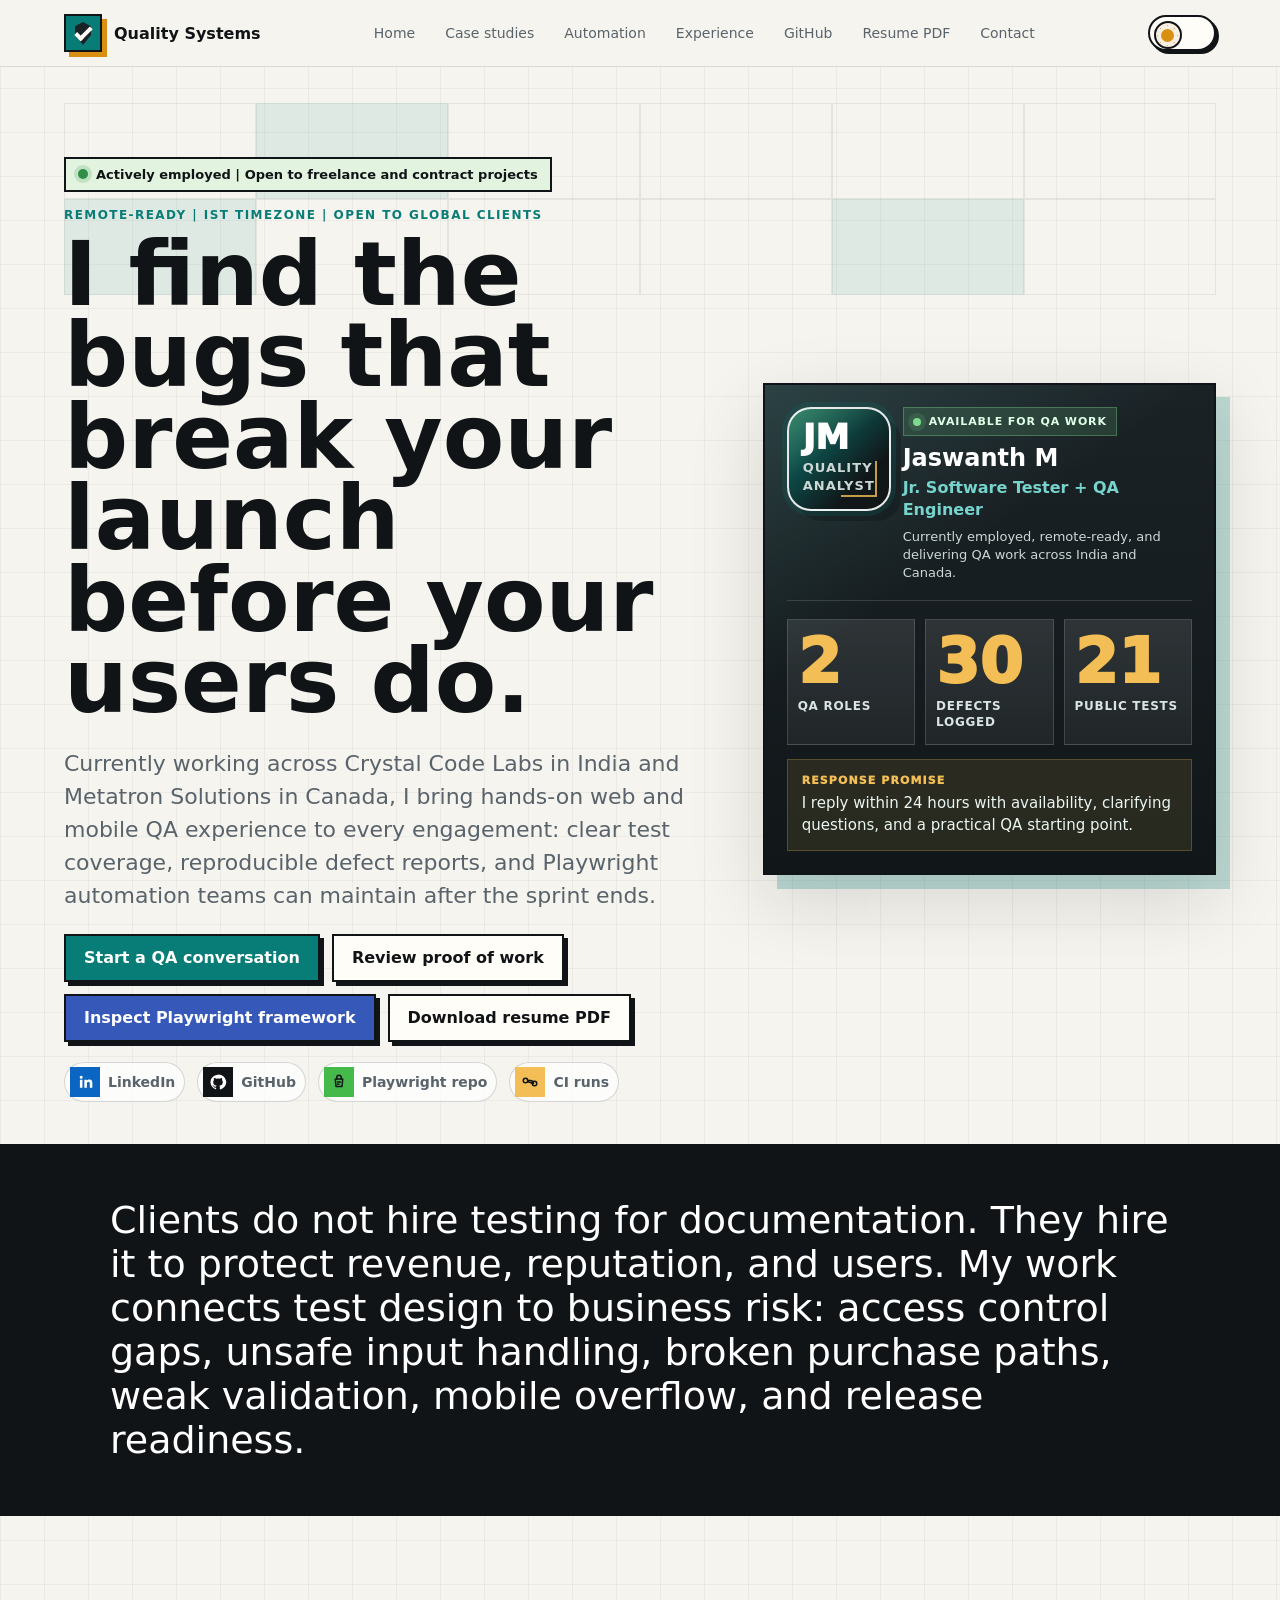
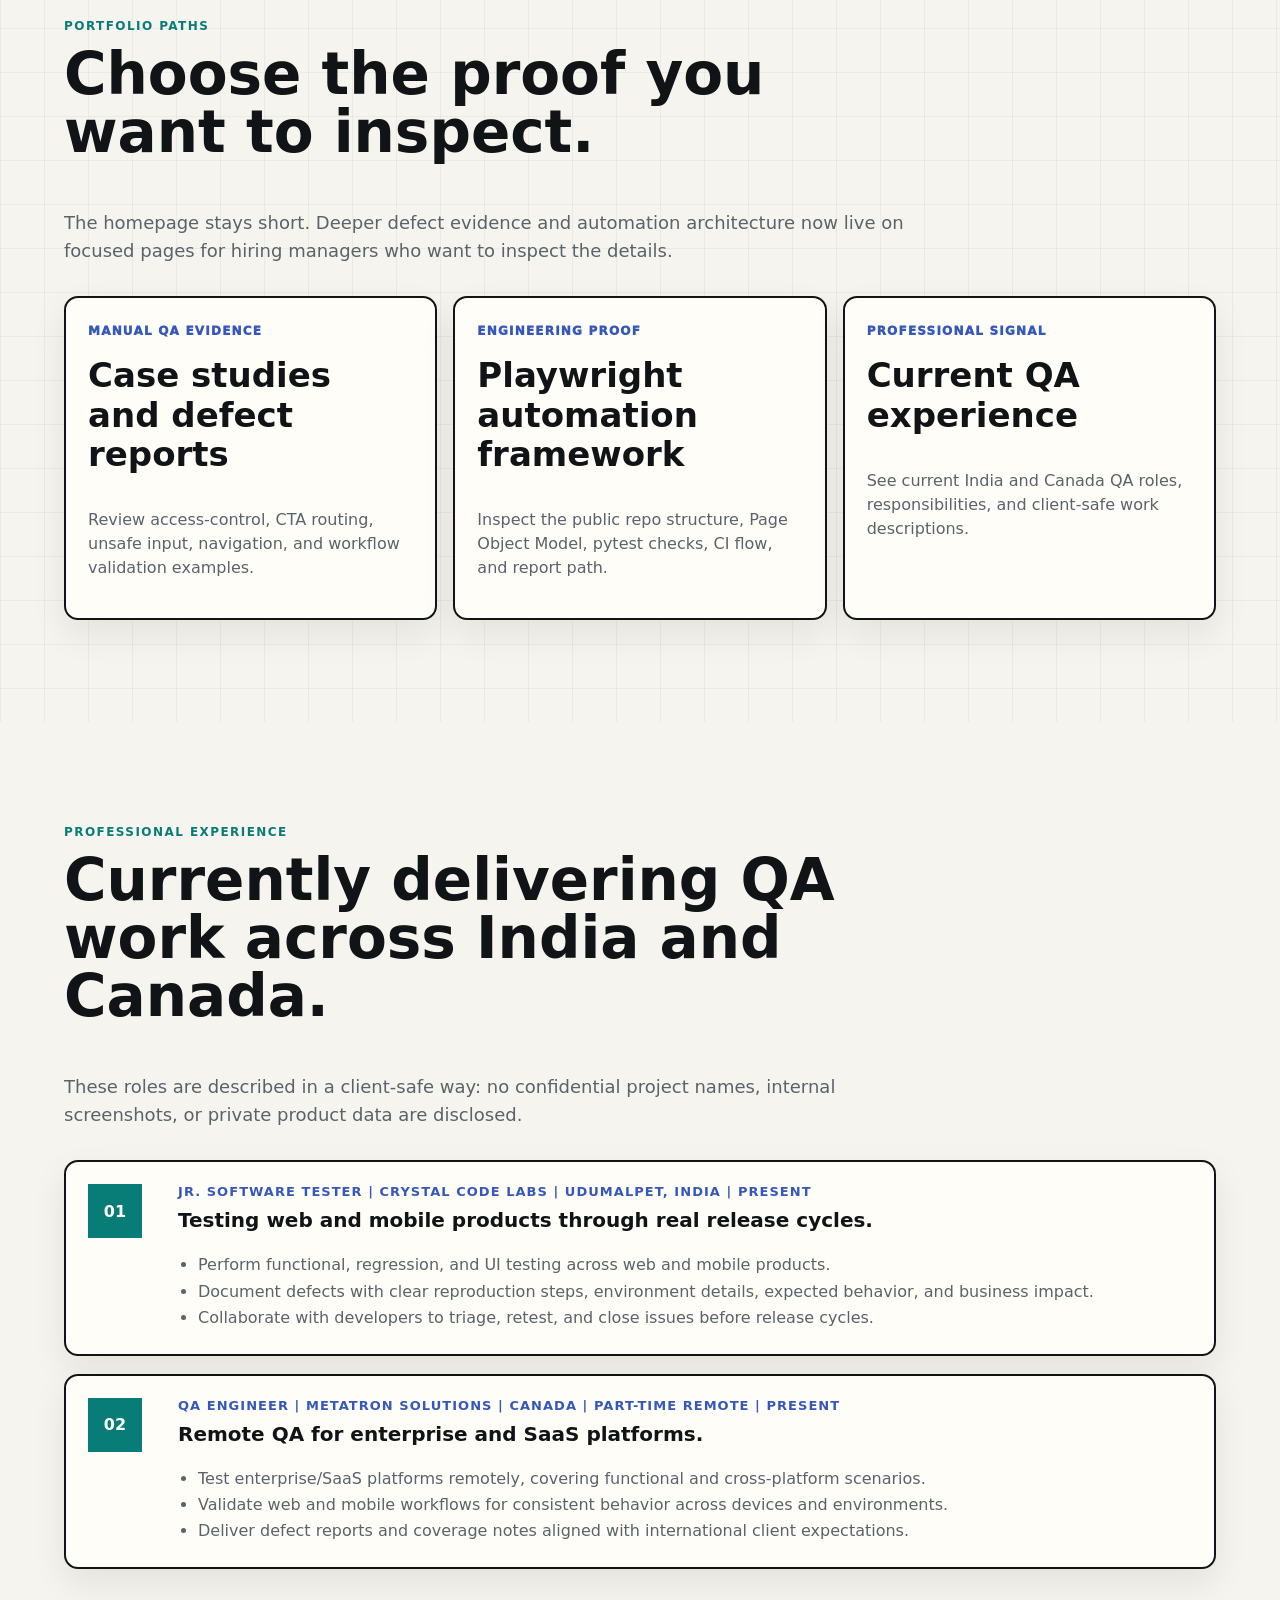
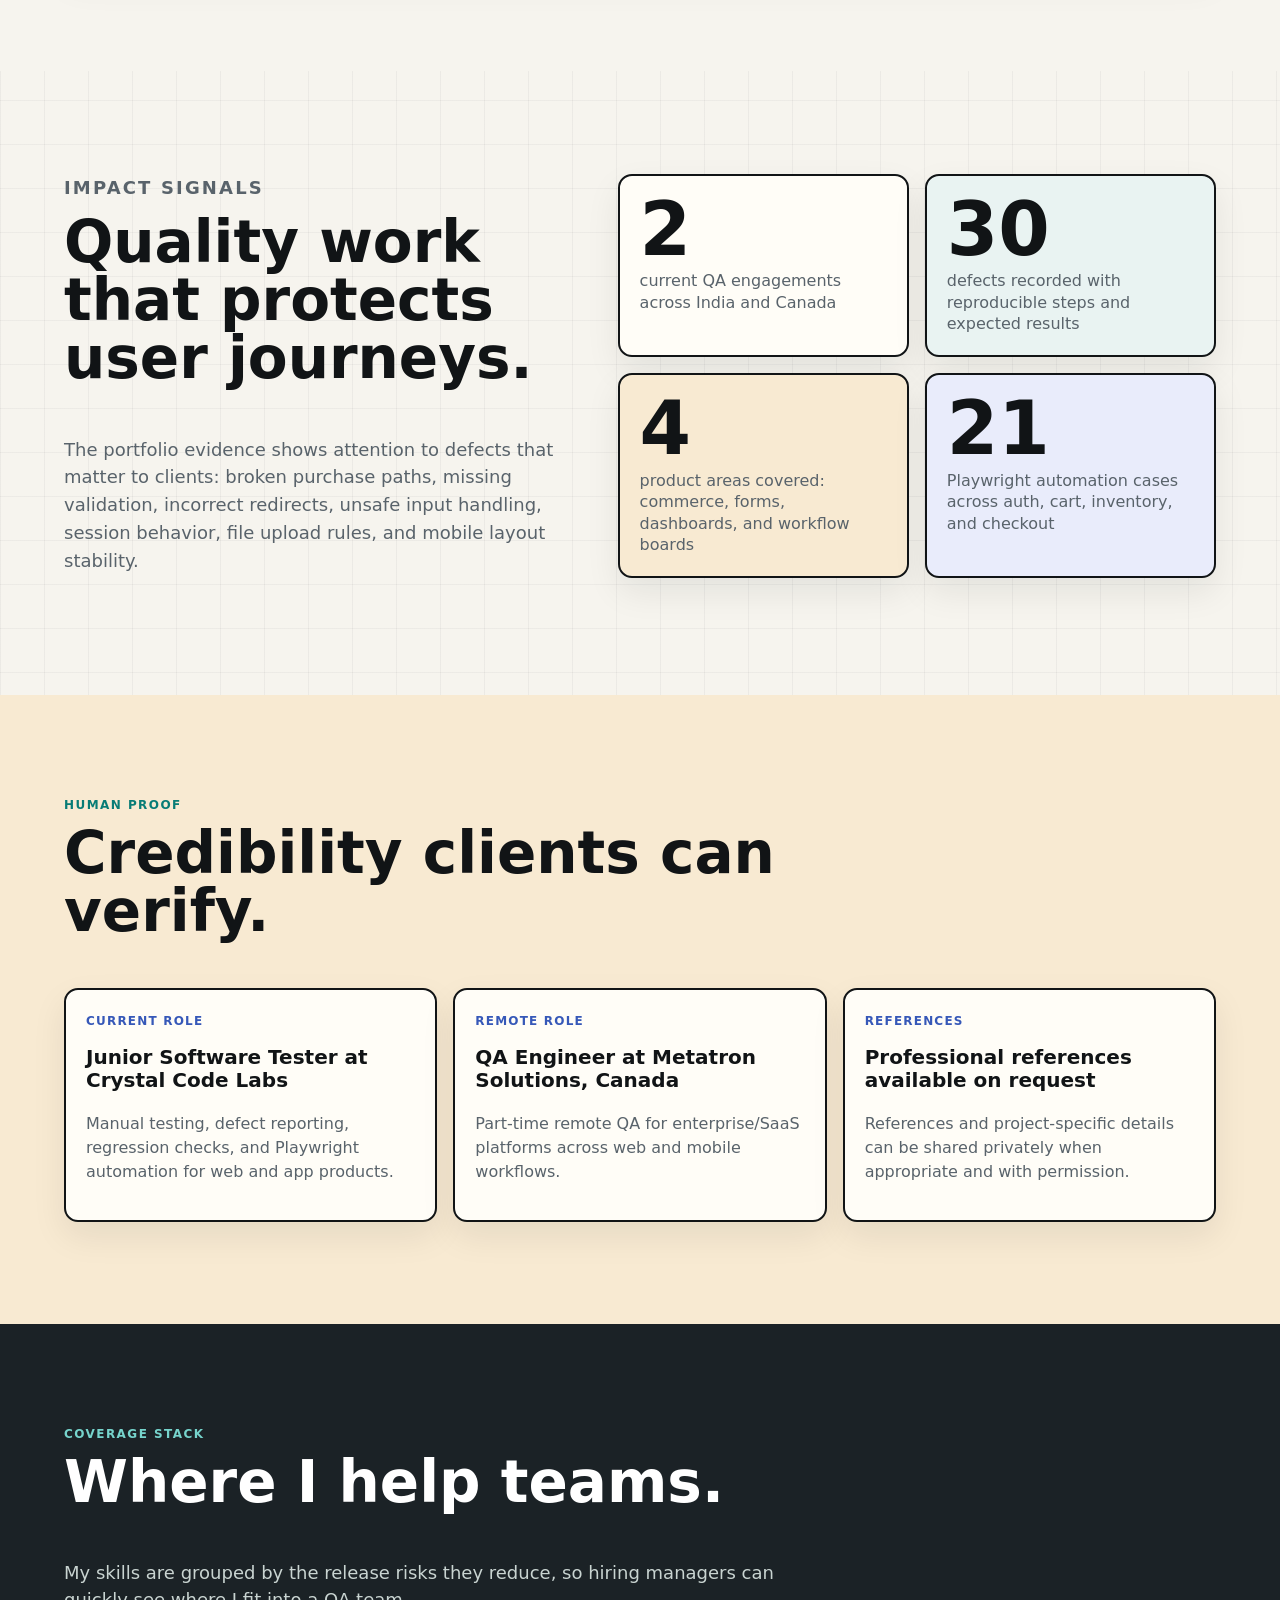
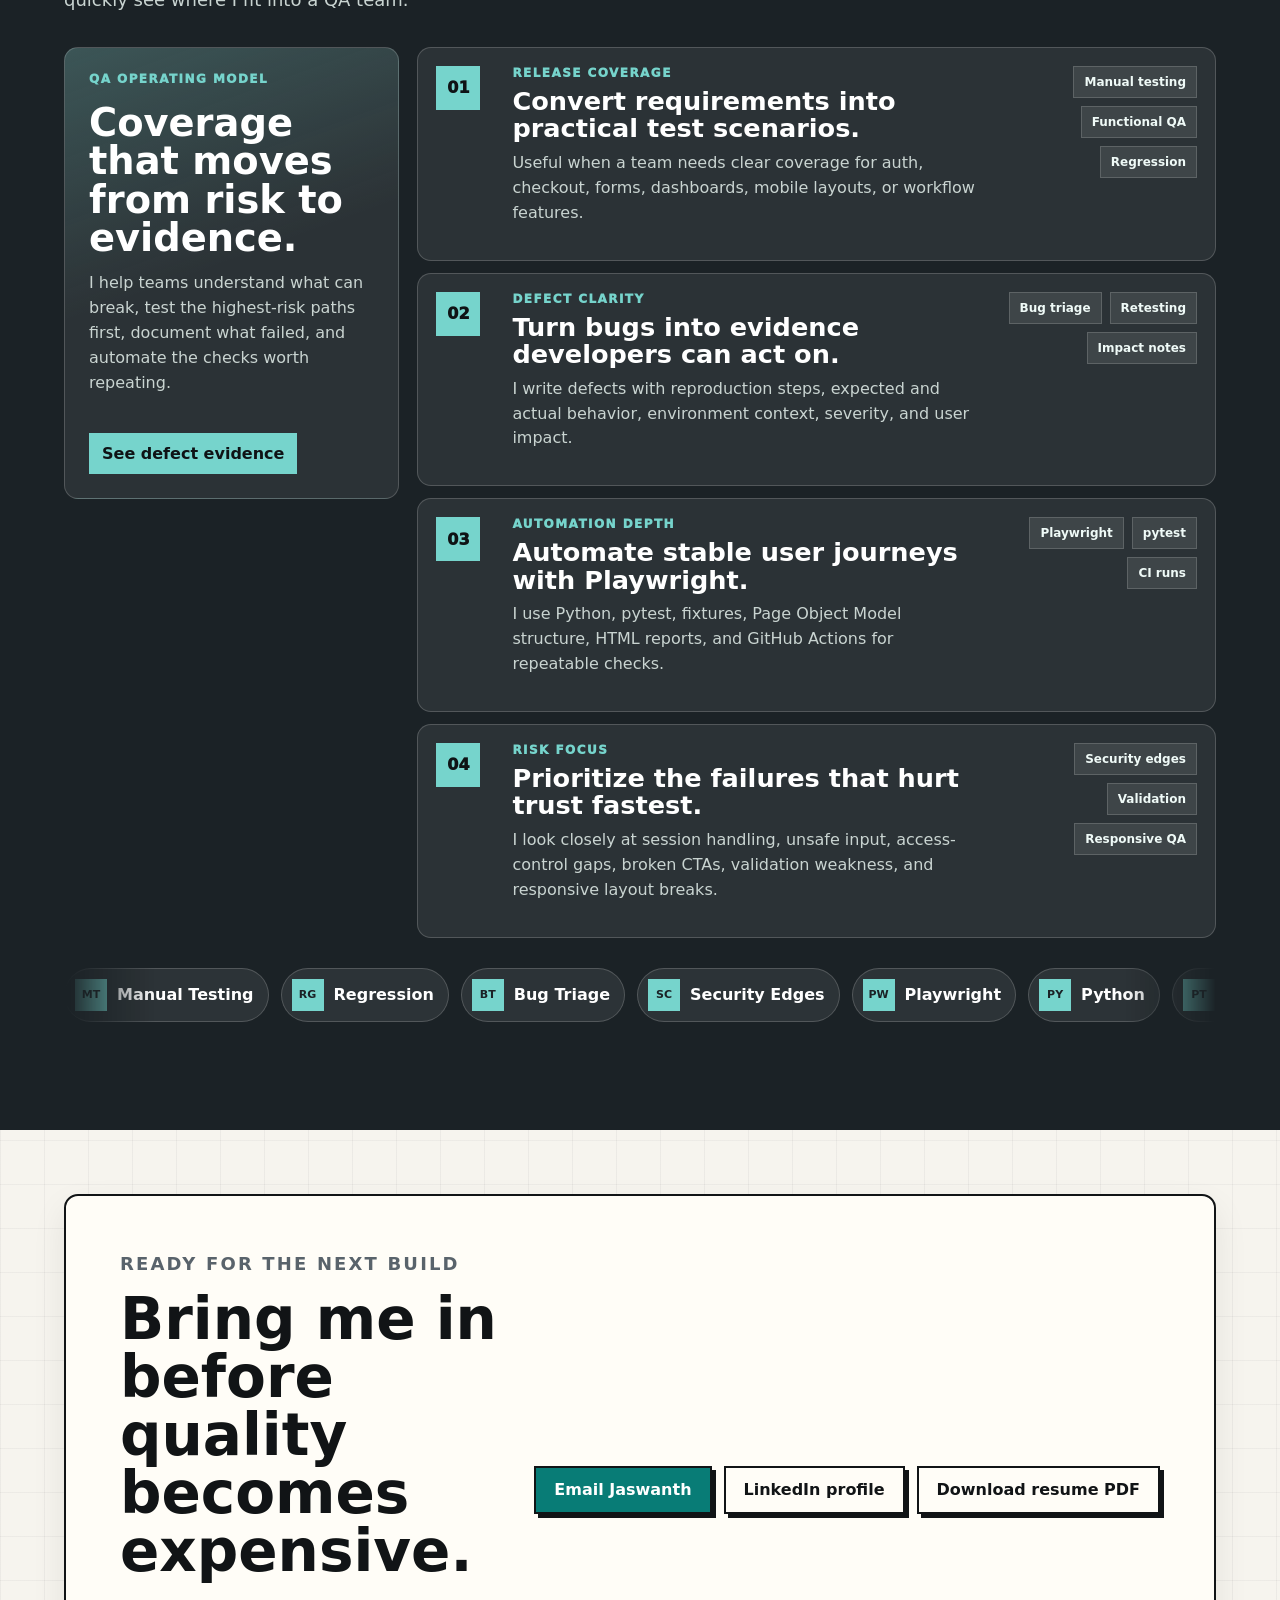
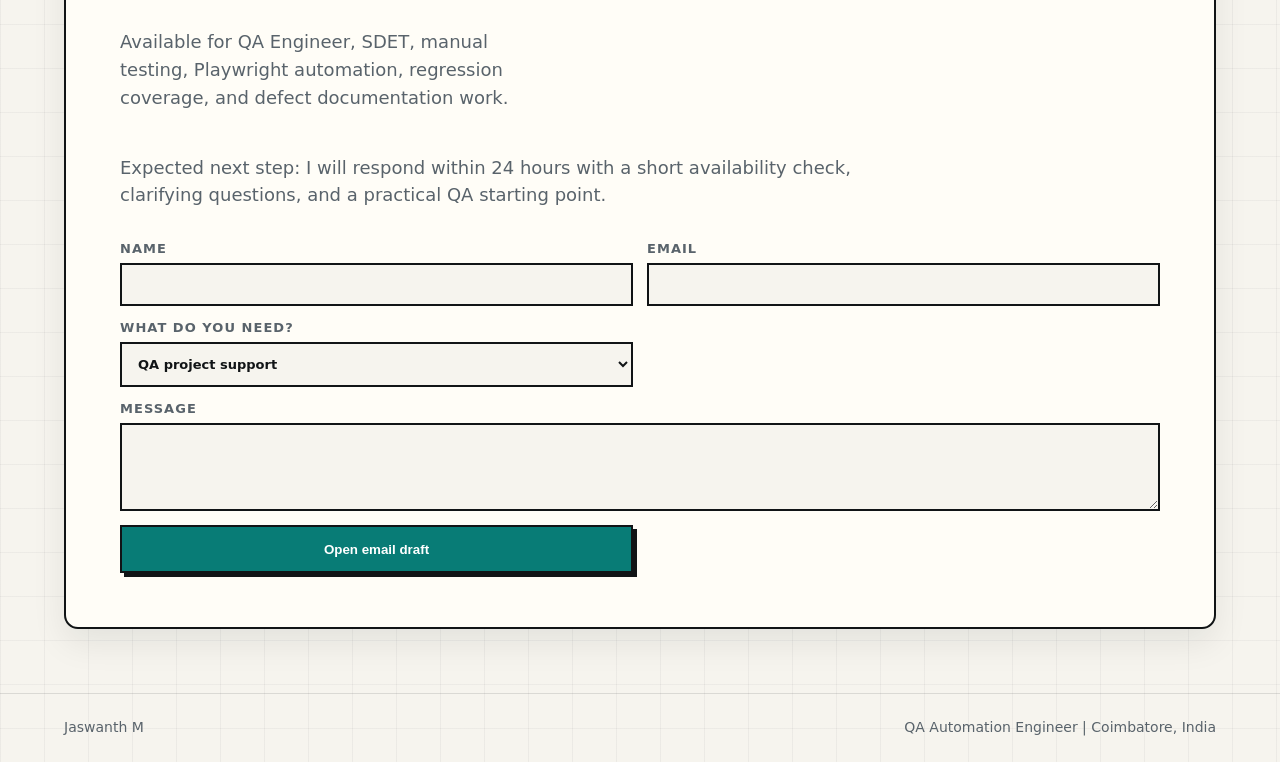
<file: index.html>
<!doctype html>
<html lang="en">
<head>
  <meta charset="utf-8">
  <meta name="viewport" content="width=device-width, initial-scale=1">
  <title>Jaswanth M | QA Automation Engineer Portfolio | Playwright, Manual Testing India</title>
  <meta name="description" content="Jaswanth M is a QA Automation Engineer in India with Playwright, Python, pytest, manual testing, defect reporting, and current India + Canada QA experience.">
  <meta name="keywords" content="QA Automation Engineer, Playwright, Manual Testing, Software Tester India, Python pytest, QA portfolio, SDET">
  <meta property="og:title" content="Jaswanth M | QA Automation Engineer">
  <meta property="og:description" content="Manual QA, Playwright automation, defect evidence, regression coverage, and current India + Canada QA experience.">
  <meta property="og:type" content="website">
  <meta property="og:image" content="https://mkjaswanth.github.io/-Jaswanth-QA-portfolio/assets/og-card.svg">
  <meta name="twitter:card" content="summary_large_image">
  <link rel="shortcut icon" href="./favicon.ico?v=3">
  <link rel="icon" href="./favicon.ico?v=3" sizes="any">
  <link rel="icon" type="image/png" href="./favicon-32.png?v=3" sizes="32x32">
  <link rel="apple-touch-icon" href="./apple-touch-icon.png?v=3">
  <link rel="stylesheet" href="styles.css">
</head>
<body class="home-page">
  <a class="skip-link" href="#work">Skip to work</a>
  <div class="scroll-progress" aria-hidden="true"><span></span></div>

  <header class="site-header" aria-label="Primary navigation">
    <a class="brand" href="#top" aria-label="Jaswanth M home">
      <span class="brand-mark" aria-hidden="true">
        <span class="brand-check"></span>
      </span>
      <span>Quality Systems</span>
    </a>
    <div class="header-controls">
      <button class="theme-toggle" type="button" aria-label="Switch to dark mode" aria-pressed="false">
        <span class="toggle-track" aria-hidden="true">
          <span class="toggle-thumb">
            <span class="sun-icon"></span>
            <span class="moon-icon"></span>
          </span>
        </span>
      </button>
      <button class="nav-toggle" type="button" aria-label="Open navigation menu" aria-expanded="false" aria-controls="primaryNav">
        <span></span>
        <span></span>
        <span></span>
      </button>
    </div>
    <nav id="primaryNav" aria-label="Primary">
      <a href="index.html#work">Home</a>
      <a href="case-studies.html">Case studies</a>
      <a href="automation.html">Automation</a>
      <a href="index.html#experience">Experience</a>
      <a href="https://github.com/MKJaswanth/E-commerce_automation">GitHub</a>
      <a href="assets/Jaswanth-M-QA-Resume.pdf" download>Resume PDF</a>
      <a href="index.html#contact">Contact</a>
    </nav>
  </header>

  <main id="top">
    <section class="hero">
      <div class="hero-grid" aria-hidden="true">
        <span></span><span></span><span></span><span></span><span></span><span></span>
        <span></span><span></span><span></span><span></span><span></span><span></span>
      </div>
      <div class="hero-copy">
        <p class="availability"><span></span>Actively employed | Open to freelance and contract projects</p>
        <p class="eyebrow">Remote-ready | IST timezone | Open to global clients</p>
        <h1>I find the bugs that break your launch before your users do.</h1>
        <p class="hero-text">
          Currently working across Crystal Code Labs in India and Metatron Solutions in Canada, I bring hands-on web and mobile QA experience to every engagement: clear test coverage, reproducible defect reports, and Playwright automation teams can maintain after the sprint ends.
        </p>
        <div class="hero-actions">
          <a class="button primary" href="mailto:jaswanth.mk63@gmail.com">Start a QA conversation</a>
          <a class="button ghost" href="case-studies.html">Review proof of work</a>
          <a class="button ghost automation-cta" href="automation.html">Inspect Playwright framework</a>
          <a class="button ghost" href="assets/Jaswanth-M-QA-Resume.pdf" download>Download resume PDF</a>
        </div>
        <div class="social-row" aria-label="Profile links">
          <a class="social-link linkedin" href="https://www.linkedin.com/in/mkjaswanth" aria-label="LinkedIn profile"><span aria-hidden="true"><svg viewBox="0 0 24 24" focusable="false"><path d="M5.2 8.9h3.4v10.9H5.2V8.9Zm1.7-5.4a2 2 0 1 1 0 4.1 2 2 0 0 1 0-4.1Zm4.3 5.4h3.2v1.5h.1c.4-.9 1.6-1.8 3.2-1.8 3.4 0 4.1 2.2 4.1 5.2v6h-3.4v-5.3c0-1.3 0-2.9-1.8-2.9s-2.1 1.4-2.1 2.8v5.4h-3.4V8.9Z"/></svg></span>LinkedIn</a>
          <a class="social-link github" href="https://github.com/MKJaswanth" aria-label="GitHub profile"><span aria-hidden="true"><svg viewBox="0 0 24 24" focusable="false"><path d="M12 2.2a10 10 0 0 0-3.16 19.49c.5.09.68-.22.68-.48v-1.7c-2.78.6-3.36-1.18-3.36-1.18-.45-1.15-1.1-1.45-1.1-1.45-.9-.62.07-.61.07-.61 1 .07 1.53 1.03 1.53 1.03.88 1.52 2.32 1.08 2.88.83.09-.64.35-1.08.63-1.33-2.22-.25-4.55-1.11-4.55-4.93 0-1.09.39-1.98 1.03-2.68-.1-.25-.45-1.27.1-2.64 0 0 .84-.27 2.75 1.02A9.57 9.57 0 0 1 12 7.25c.85 0 1.7.11 2.5.34 1.9-1.29 2.74-1.02 2.74-1.02.55 1.37.2 2.39.1 2.64.64.7 1.03 1.59 1.03 2.68 0 3.83-2.34 4.67-4.57 4.92.36.31.68.92.68 1.86v2.76c0 .27.18.58.69.48A10 10 0 0 0 12 2.2Z"/></svg></span>GitHub</a>
          <a class="social-link playwright" href="https://github.com/MKJaswanth/E-commerce_automation" aria-label="Playwright automation repository"><span aria-hidden="true"><svg class="icon-stroke" viewBox="0 0 24 24" focusable="false"><path d="M7 8h10l-1 10H8L7 8Z"/><path d="M9 8V6a3 3 0 0 1 6 0v2"/><path d="M10 12h4M10 15h2"/></svg></span>Playwright repo</a>
          <a class="social-link ci" href="https://github.com/MKJaswanth/E-commerce_automation/actions" aria-label="GitHub Actions CI runs"><span aria-hidden="true"><svg class="icon-stroke" viewBox="0 0 24 24" focusable="false"><path d="M6 7a3 3 0 1 0 0 6 3 3 0 0 0 0-6Z"/><path d="M18 11a3 3 0 1 0 0 6 3 3 0 0 0 0-6Z"/><path d="M8.8 11.3 15.2 13.7"/><path d="M9 10h3.5a4 4 0 0 1 4 4"/></svg></span>CI runs</a>
        </div>
      </div>
      <aside class="proof-panel" aria-label="Client value snapshot">
        <div class="headshot-card">
          <div class="initials-avatar" aria-label="Jaswanth M initials avatar">
            <span>JM</span>
            <small>Quality Analyst</small>
          </div>
          <div>
            <div class="panel-kicker">
              <span></span>
              Available for QA work
            </div>
            <strong>Jaswanth M</strong>
            <p>Jr. Software Tester + QA Engineer</p>
            <small>Currently employed, remote-ready, and delivering QA work across India and Canada.</small>
          </div>
        </div>
        <div class="hero-stat-row">
          <div class="hero-stat">
            <span>2</span>
            <p>QA roles</p>
          </div>
          <div class="hero-stat">
            <span>30</span>
            <p>defects logged</p>
          </div>
          <div class="hero-stat">
            <span>21</span>
            <p>public tests</p>
          </div>
        </div>
        <div class="panel-footer">
          <span>Response promise</span>
          <p>I reply within 24 hours with availability, clarifying questions, and a practical QA starting point.</p>
        </div>
      </aside>
    </section>

    <section class="intro-band" aria-label="Positioning">
      <p>
        Clients do not hire testing for documentation. They hire it to protect revenue, reputation, and users. My work connects test design to business risk: access control gaps, unsafe input handling, broken purchase paths, weak validation, mobile overflow, and release readiness.
      </p>
    </section>

    <section id="work" class="section work-section">
      <div class="section-heading">
        <p class="eyebrow">Portfolio paths</p>
        <h2>Choose the proof you want to inspect.</h2>
        <p>
          The homepage stays short. Deeper defect evidence and automation architecture now live on focused pages for hiring managers who want to inspect the details.
        </p>
      </div>

      <div class="proof-gateway" aria-label="Portfolio proof paths">
        <a href="case-studies.html">
          <span>Manual QA evidence</span>
          <h3>Case studies and defect reports</h3>
          <p>Review access-control, CTA routing, unsafe input, navigation, and workflow validation examples.</p>
        </a>
        <a href="automation.html">
          <span>Engineering proof</span>
          <h3>Playwright automation framework</h3>
          <p>Inspect the public repo structure, Page Object Model, pytest checks, CI flow, and report path.</p>
        </a>
        <a href="#experience">
          <span>Professional signal</span>
          <h3>Current QA experience</h3>
          <p>See current India and Canada QA roles, responsibilities, and client-safe work descriptions.</p>
        </a>
      </div>

      <div class="story-grid" aria-label="Project case study narratives">
        <article>
          <strong>B2B Commerce Platform</strong>
          <p>A wholesale marketplace where buyer trust depends on clear navigation and protected commerce flows. Testing exposed cart access without login, broken product paths, non-clickable contact actions, and CTA routing mistakes.</p>
          <span>Outcome: 22 cases, 19 defects, conversion and access-control risks surfaced.</span>
        </article>
        <article>
          <strong>Wholesale Marketplace</strong>
          <p>An e-commerce marketplace with category, hero, requirement-posting, and registration flows. QA focused on the buyer journey from landing page to lead capture and account creation.</p>
          <span>Outcome: 13 E2E checks with navigation and validation issues documented.</span>
        </article>
        <article>
          <strong>Workflow Management App</strong>
          <p>A Scrum/Kanban productivity app where teams rely on dashboard accuracy, task creation, and board state visibility. Testing covered login, widgets, board columns, filters, and task workflows.</p>
          <span>Outcome: 95 workflow cases, including header/navigation and task-flow defects.</span>
        </article>
        <article>
          <strong>Validation Suite</strong>
          <p>A reusable validation and defect ledger covering auth, registration, uploads, security, responsive behavior, and session handling. The suite is designed to catch boundary failures before users do.</p>
          <span>Outcome: 142 cases and 11 high-priority defect examples.</span>
        </article>
      </div>

      <div class="case-toolbar" aria-label="Case filters">
        <button class="filter active" type="button" data-filter="all" aria-pressed="true">All</button>
        <button class="filter" type="button" data-filter="Pass" aria-pressed="false">Pass</button>
        <button class="filter" type="button" data-filter="Fail" aria-pressed="false">Fail</button>
        <button class="filter" type="button" data-filter="Open" aria-pressed="false">Open defects</button>
      </div>

      <div class="case-lab" id="caseLab">
        <article class="case-card" data-status="Fail">
          <div class="case-id">Commerce flow | Access control</div>
          <h3><strong>Broken auth gate:</strong> cart access without authentication</h3>
          <p class="module">Homepage / access control</p>
          <dl>
            <div><dt>Expected</dt><dd>Unauthenticated users should be redirected to login or receive a clear prompt.</dd></div>
            <div><dt>Actual</dt><dd>Unauthenticated users could reach a wholesale buyer cart flow, exposing a session-isolation gap that could affect every buyer journey.</dd></div>
          </dl>
          <span class="status fail">Fail</span>
        </article>

        <article class="case-card" data-status="Open">
          <div class="case-id">Commerce defect | Buyer journey</div>
          <h3>Cart page accessible without user login</h3>
          <p class="module">Business risk: wholesale buyer access</p>
          <dl>
            <div><dt>Expected</dt><dd>Login gate before cart access.</dd></div>
            <div><dt>Actual</dt><dd>Cart access was possible without an active session, turning a navigation issue into a business trust and authorization risk.</dd></div>
          </dl>
          <span class="status open">Open defect</span>
        </article>

        <article class="case-card" data-status="Open">
          <div class="case-id">Conversion defect | CTA routing</div>
          <h3>CTA redirects to the wrong page</h3>
          <p class="module">Homepage banner slider</p>
          <dl>
            <div><dt>Expected</dt><dd>"Wholesale Solution" should route to the Wholesale Solutions page.</dd></div>
            <div><dt>Actual</dt><dd>The CTA sent users to About Us, breaking a high-intent conversion path and weakening lead capture.</dd></div>
          </dl>
          <span class="status open">Open defect</span>
        </article>

        <article class="case-card" data-status="Fail">
          <div class="case-id">Marketplace flow | Category navigation</div>
          <h3>Category tile navigation mismatch</h3>
          <p class="module">Browse by Category</p>
          <dl>
            <div><dt>Expected</dt><dd>Each category tile should open the matching category URL and page title.</dd></div>
            <div><dt>Actual</dt><dd>Category behavior remained tied to the general All Categories state.</dd></div>
          </dl>
          <span class="status fail">Fail</span>
        </article>

        <article class="case-card" data-status="Pass">
          <div class="case-id">Workflow app | Kanban board</div>
          <h3>Kanban board loads with seven workflow columns</h3>
          <p class="module">Project board / task visibility</p>
          <dl>
            <div><dt>Expected</dt><dd>Defined, Hold, In Progress, Ready for QA, QA, Completed, and Cancelled columns are visible.</dd></div>
            <div><dt>Actual</dt><dd>All seven columns and filter controls were visible and correctly labelled.</dd></div>
          </dl>
          <span class="status pass">Pass</span>
        </article>

        <article class="case-card" data-status="Open">
          <div class="case-id">Security check | Input handling</div>
          <h3><strong>Critical input risk:</strong> unsafe script input was not blocked</h3>
          <p class="module">Search and filter security</p>
          <dl>
            <div><dt>Expected</dt><dd>Input should be escaped with no script execution.</dd></div>
            <div><dt>Actual</dt><dd>Unsafe script input was accepted, indicating an OWASP A03:2021 Injection-class risk that needed sanitization and output encoding.</dd></div>
          </dl>
          <span class="status open">Open defect</span>
        </article>
      </div>

      <section class="security-showcase" aria-label="Security defect showcase">
        <div>
          <p class="eyebrow">Security signal</p>
          <h2>Unsafe input handling deserved escalation.</h2>
          <p>
            During negative testing on search and filter behavior, I validated that script-like input was not being safely handled. I treated it as an OWASP A03:2021 Injection risk, documented the expected sanitization behavior, and recommended server-side validation plus output encoding so user input could not execute or alter the page.
          </p>
        </div>
        <div class="defect-anatomy" aria-label="Featured defect report anatomy">
          <div><span>Risk</span><p>Script-like input was accepted in a user-facing field.</p></div>
          <div><span>Expected</span><p>Input should be escaped, sanitized, and rendered as harmless text.</p></div>
          <div><span>Impact</span><p>Injection-class behavior can damage trust, data safety, and release confidence.</p></div>
          <div><span>Recommendation</span><p>Validate server-side, encode output, and add regression coverage for unsafe payloads.</p></div>
        </div>
      </section>

      <details class="deep-dive">
        <summary>B2B Commerce Platform deep dive</summary>
        <div class="deep-dive-grid">
          <article>
            <span>Scope</span>
            <p>Covered homepage, navigation, contact actions, cart access, product paths, CTAs, and buyer journey flows for a wholesale commerce experience.</p>
          </article>
          <article>
            <span>Approach</span>
            <p>Prioritized release-risk scenarios first: access control, conversion paths, broken links, form validation, and expected-versus-actual behavior.</p>
          </article>
          <article>
            <span>What I Found</span>
            <p>Cart access without login, incorrect CTA routing, product path failures, and static contact elements that should have opened phone or email actions.</p>
          </article>
          <article>
            <span>Business Impact</span>
            <p>Clear defect evidence helped separate cosmetic issues from risks that affect buyer trust, lead conversion, and release readiness.</p>
          </article>
        </div>
      </details>
    </section>

    <section id="method" class="section method-section">
      <div class="section-heading compact">
        <p class="eyebrow">Methodology</p>
        <h2>A testing practice built around risk, reproducibility, and maintainability.</h2>
      </div>
      <div class="method-map">
        <article>
          <span>01</span>
          <h3>Requirement decomposition</h3>
          <p>Convert flows into clear scenarios with preconditions, test data, expected behavior, priority, and severity. I start with auth, checkout, and data-entry paths because those failures create the highest user-facing risk.</p>
        </article>
        <article>
          <span>02</span>
          <h3>Manual and exploratory execution</h3>
          <p>Run functional, regression, UI, negative, boundary, responsive, and edge-case checks across web products. Exploratory passes catch the gaps scripted checks often miss: unclear states, broken routing, and unexpected user behavior.</p>
        </article>
        <article>
          <span>03</span>
          <h3>Defect evidence</h3>
          <p>Document exact reproduction steps, environment details, expected versus actual results, and client-facing impact. A useful report reduces developer guesswork and makes retesting faster.</p>
        </article>
        <article>
          <span>04</span>
          <h3>Automation that earns its keep</h3>
          <p>Use Playwright, Python, pytest, Page Object Model, fixtures, parametrization, dotenv config, HTML reports, and GitHub Actions CI. I automate stable, repeatable regression paths when protecting them is worth the maintenance cost.</p>
        </article>
      </div>
    </section>

    <section class="section automation-proof-section" aria-label="Automation proof">
      <div class="section-heading compact">
        <p class="eyebrow">Engineering proof</p>
        <h2>Public Playwright framework recruiters can inspect.</h2>
        <p>
          Automation is not just a keyword here. The public repo shows a Python + Playwright + pytest framework for SauceDemo with Page Object Model structure, fixtures, test data, GitHub Actions, and HTML reports.
        </p>
      </div>
      <div class="automation-proof-grid">
        <article>
          <span>21</span>
          <h3>Automated checks</h3>
          <p>Authentication, inventory, cart, and checkout coverage across the core e-commerce flow.</p>
        </article>
        <article>
          <span>POM</span>
          <h3>Framework architecture</h3>
          <p>Separate page objects for login, inventory, cart, checkout, and shared base page behavior.</p>
        </article>
        <article>
          <span>CI</span>
          <h3>GitHub Actions</h3>
          <p>Workflow file and CI runs are available from the Actions tab for review.</p>
        </article>
        <article>
          <span>HTML</span>
          <h3>Reports and screenshots</h3>
          <p>pytest-html report generation and failure screenshot support are documented in the repo.</p>
        </article>
      </div>
      <div class="repo-proof-board" aria-label="Automation repository proof">
        <div class="repo-tree">
          <div class="repo-topline"><span></span> Framework structure</div>
          <code>pages/base_page.py</code>
          <code>pages/login_page.py</code>
          <code>pages/inventory_page.py</code>
          <code>tests/conftest.py</code>
          <code>tests/test_checkout.py</code>
          <code>.github/workflows/playwright.yml</code>
        </div>
        <div class="report-card">
          <span>CI proof path</span>
          <h3>Commit -> GitHub Actions -> pytest run -> HTML report</h3>
          <p>The repo is organized so reviewers can inspect test coverage, page objects, fixtures, workflow config, and report generation without guessing how the suite works.</p>
        </div>
      </div>
      <div class="automation-actions">
        <a class="button primary" href="https://github.com/MKJaswanth/E-commerce_automation">Open automation repo</a>
        <a class="button ghost" href="https://github.com/MKJaswanth/E-commerce_automation/actions">View CI runs</a>
      </div>
    </section>

    <section id="experience" class="section experience-section">
      <div class="section-heading compact">
        <p class="eyebrow">Professional experience</p>
        <h2>Currently delivering QA work across India and Canada.</h2>
        <p>
          These roles are described in a client-safe way: no confidential project names, internal screenshots, or private product data are disclosed.
        </p>
      </div>
      <div class="experience-timeline">
        <article>
          <div class="experience-marker">01</div>
          <div>
            <p class="role-meta">Jr. Software Tester | Crystal Code Labs | Udumalpet, India | Present</p>
            <h3>Testing web and mobile products through real release cycles.</h3>
            <ul>
              <li>Perform functional, regression, and UI testing across web and mobile products.</li>
              <li>Document defects with clear reproduction steps, environment details, expected behavior, and business impact.</li>
              <li>Collaborate with developers to triage, retest, and close issues before release cycles.</li>
            </ul>
          </div>
        </article>
        <article>
          <div class="experience-marker">02</div>
          <div>
            <p class="role-meta">QA Engineer | Metatron Solutions | Canada | Part-time Remote | Present</p>
            <h3>Remote QA for enterprise and SaaS platforms.</h3>
            <ul>
              <li>Test enterprise/SaaS platforms remotely, covering functional and cross-platform scenarios.</li>
              <li>Validate web and mobile workflows for consistent behavior across devices and environments.</li>
              <li>Deliver defect reports and coverage notes aligned with international client expectations.</li>
            </ul>
          </div>
        </article>
      </div>
    </section>

    <section id="impact" class="section impact-section">
      <div class="impact-copy">
        <p class="eyebrow">Impact signals</p>
        <h2>Quality work that protects user journeys.</h2>
        <p>
          The portfolio evidence shows attention to defects that matter to clients: broken purchase paths, missing validation, incorrect redirects, unsafe input handling, session behavior, file upload rules, and mobile layout stability.
        </p>
      </div>
      <div class="impact-board" aria-label="QA impact metrics">
        <div class="metric"><span>2</span><p>current QA engagements across India and Canada</p></div>
        <div class="metric"><span>30</span><p>defects recorded with reproducible steps and expected results</p></div>
        <div class="metric"><span>4</span><p>product areas covered: commerce, forms, dashboards, and workflow boards</p></div>
        <div class="metric"><span>21</span><p>Playwright automation cases across auth, cart, inventory, and checkout</p></div>
      </div>
    </section>

    <section class="section credibility-section" aria-label="Credibility">
      <div class="section-heading compact">
        <p class="eyebrow">Human proof</p>
        <h2>Credibility clients can verify.</h2>
      </div>
      <div class="cred-grid">
        <article>
          <span>Current role</span>
          <h3>Junior Software Tester at Crystal Code Labs</h3>
          <p>Manual testing, defect reporting, regression checks, and Playwright automation for web and app products.</p>
        </article>
        <article>
          <span>Remote role</span>
          <h3>QA Engineer at Metatron Solutions, Canada</h3>
          <p>Part-time remote QA for enterprise/SaaS platforms across web and mobile workflows.</p>
        </article>
        <article>
          <span>References</span>
          <h3>Professional references available on request</h3>
          <p>References and project-specific details can be shared privately when appropriate and with permission.</p>
        </article>
      </div>
    </section>

    <section class="section expertise-section" aria-label="Expertise">
      <div class="expertise-title">
        <p class="eyebrow">Coverage stack</p>
        <h2>Where I help teams.</h2>
        <p>My skills are grouped by the release risks they reduce, so hiring managers can quickly see where I fit into a QA team.</p>
      </div>

      <div class="skill-system" aria-label="QA release risk map">
        <aside class="skill-summary">
          <span>QA operating model</span>
          <h3>Coverage that moves from risk to evidence.</h3>
          <p>I help teams understand what can break, test the highest-risk paths first, document what failed, and automate the checks worth repeating.</p>
          <a href="case-studies.html">See defect evidence</a>
        </aside>

        <div class="skill-lanes">
          <article>
            <div class="lane-number">01</div>
            <div>
              <span>Release coverage</span>
              <h3>Convert requirements into practical test scenarios.</h3>
              <p>Useful when a team needs clear coverage for auth, checkout, forms, dashboards, mobile layouts, or workflow features.</p>
            </div>
            <ul>
              <li>Manual testing</li>
              <li>Functional QA</li>
              <li>Regression</li>
            </ul>
          </article>

          <article>
            <div class="lane-number">02</div>
            <div>
              <span>Defect clarity</span>
              <h3>Turn bugs into evidence developers can act on.</h3>
              <p>I write defects with reproduction steps, expected and actual behavior, environment context, severity, and user impact.</p>
            </div>
            <ul>
              <li>Bug triage</li>
              <li>Retesting</li>
              <li>Impact notes</li>
            </ul>
          </article>

          <article>
            <div class="lane-number">03</div>
            <div>
              <span>Automation depth</span>
              <h3>Automate stable user journeys with Playwright.</h3>
              <p>I use Python, pytest, fixtures, Page Object Model structure, HTML reports, and GitHub Actions for repeatable checks.</p>
            </div>
            <ul>
              <li>Playwright</li>
              <li>pytest</li>
              <li>CI runs</li>
            </ul>
          </article>

          <article>
            <div class="lane-number">04</div>
            <div>
              <span>Risk focus</span>
              <h3>Prioritize the failures that hurt trust fastest.</h3>
              <p>I look closely at session handling, unsafe input, access-control gaps, broken CTAs, validation weakness, and responsive layout breaks.</p>
            </div>
            <ul>
              <li>Security edges</li>
              <li>Validation</li>
              <li>Responsive QA</li>
            </ul>
          </article>
        </div>
      </div>

      <div class="tool-ribbon" aria-label="QA tools and techniques">
        <div class="tool-track">
          <span data-icon="MT">Manual Testing</span>
          <span data-icon="RG">Regression</span>
          <span data-icon="BT">Bug Triage</span>
          <span data-icon="SC">Security Edges</span>
          <span data-icon="PW">Playwright</span>
          <span data-icon="PY">Python</span>
          <span data-icon="PT">pytest</span>
          <span data-icon="PO">POM</span>
          <span data-icon="CI">GitHub Actions</span>
          <span data-icon="MT" aria-hidden="true">Manual Testing</span>
          <span data-icon="RG" aria-hidden="true">Regression</span>
          <span data-icon="BT" aria-hidden="true">Bug Triage</span>
          <span data-icon="SC" aria-hidden="true">Security Edges</span>
          <span data-icon="PW" aria-hidden="true">Playwright</span>
          <span data-icon="PY" aria-hidden="true">Python</span>
          <span data-icon="PT" aria-hidden="true">pytest</span>
          <span data-icon="PO" aria-hidden="true">POM</span>
          <span data-icon="CI" aria-hidden="true">GitHub Actions</span>
        </div>
      </div>
    </section>

    <section class="section thinking-section" aria-label="QA thinking">
      <div class="section-heading compact">
        <p class="eyebrow">QA thinking</p>
        <h2>Short notes that show how I think about quality.</h2>
      </div>
      <div class="thinking-grid">
        <article>
          <span>Prioritization</span>
          <h3>How I decide what to test first</h3>
          <p>Start with user-blocking flows, money paths, access-control risk, then expand into edge cases and lower-impact UI polish.</p>
        </article>
        <article>
          <span>Defect Quality</span>
          <h3>What makes a bug report useful</h3>
          <p>Good reports reduce developer guesswork: environment, steps, expected result, actual result, impact, and retest notes.</p>
        </article>
        <article>
          <span>Automation</span>
          <h3>When I automate a manual case</h3>
          <p>I automate stable, repeatable, high-value regression paths where the cost of missing a bug is higher than the maintenance cost.</p>
        </article>
      </div>
    </section>

    <section class="section roadmap-section" aria-label="Technical growth roadmap">
      <div class="section-heading compact">
        <p class="eyebrow">Next proof targets</p>
        <h2>Where I am extending the portfolio next.</h2>
        <p>
          These are honest growth areas I am building toward so the portfolio shows fuller QA coverage across UI, API, accessibility, and modern test strategy.
        </p>
      </div>
      <div class="roadmap-grid">
        <article>
          <span>API</span>
          <h3>Public API testing suite</h3>
          <p>Next public project: pytest + requests coverage for CRUD flows, response codes, and schema validation.</p>
        </article>
        <article>
          <span>A11Y</span>
          <h3>Accessibility checks</h3>
          <p>Adding axe-core checks to Playwright flows so accessibility risk becomes part of regression quality, not a late audit.</p>
        </article>
        <article>
          <span>AI</span>
          <h3>AI-assisted QA awareness</h3>
          <p>Evaluating AI-assisted test generation, visual regression review, and smarter defect summaries with human QA judgment as the control point.</p>
        </article>
      </div>
    </section>

    <section id="contact" class="contact-section">
      <div>
        <p class="eyebrow">Ready for the next build</p>
        <h2>Bring me in before quality becomes expensive.</h2>
        <p>
          Available for QA Engineer, SDET, manual testing, Playwright automation, regression coverage, and defect documentation work.
        </p>
      </div>
      <div class="contact-actions">
        <a class="button primary" href="mailto:jaswanth.mk63@gmail.com">Email Jaswanth</a>
        <a class="button ghost" href="https://www.linkedin.com/in/mkjaswanth">LinkedIn profile</a>
        <a class="button ghost" href="assets/Jaswanth-M-QA-Resume.pdf" download>Download resume PDF</a>
      </div>
      <p class="contact-note">Expected next step: I will respond within 24 hours with a short availability check, clarifying questions, and a practical QA starting point.</p>
      <form class="contact-form" id="contactForm">
        <label>
          Name
          <input type="text" name="name" autocomplete="name" required>
        </label>
        <label>
          Email
          <input type="email" name="email" autocomplete="email" required>
        </label>
        <label>
          What do you need?
          <select name="need">
            <option>QA project support</option>
            <option>Full-time role discussion</option>
            <option>Playwright automation</option>
            <option>Manual testing / regression</option>
          </select>
        </label>
        <label>
          Message
          <textarea name="message" rows="4" required></textarea>
        </label>
        <button class="button primary" type="submit">Open email draft</button>
      </form>
    </section>
  </main>

  <footer>
    <span>Jaswanth M</span>
    <span>QA Automation Engineer | Coimbatore, India</span>
  </footer>

  <script src="script.js"></script>
</body>
</html>
</file>
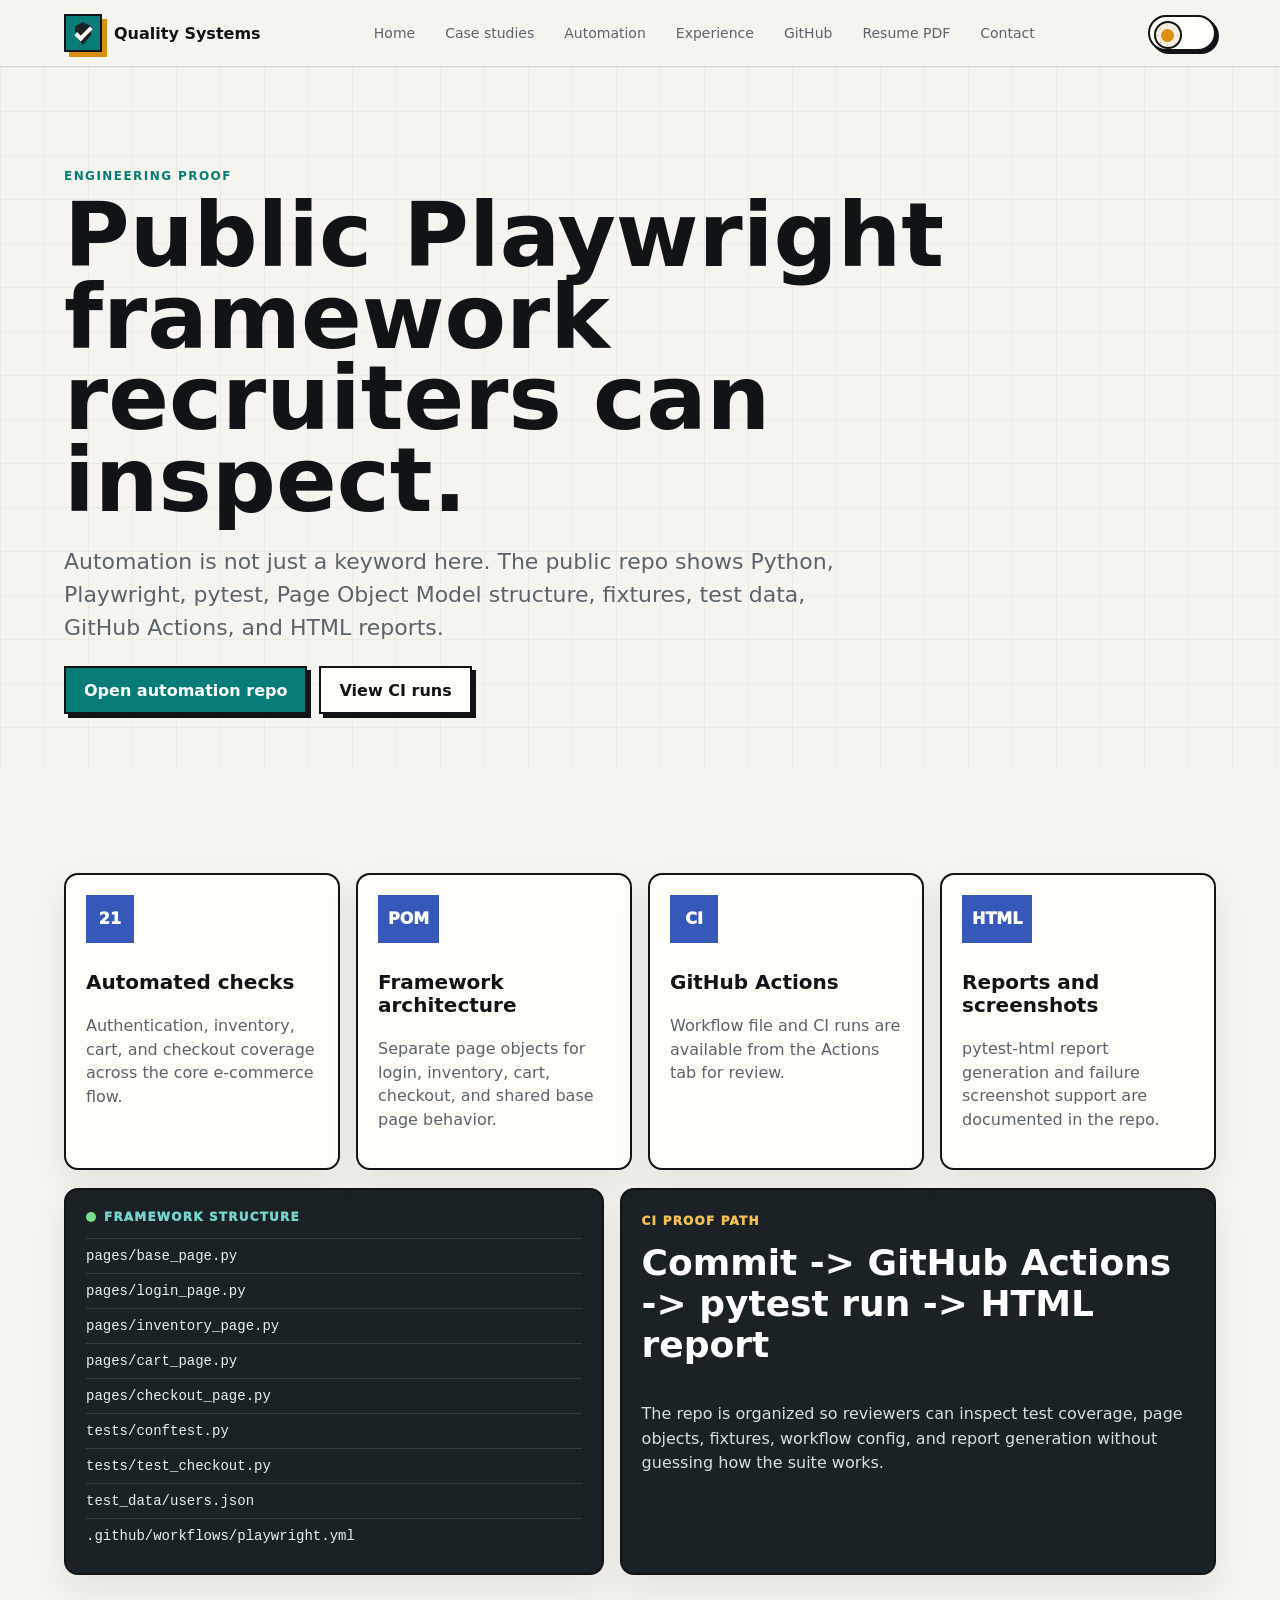
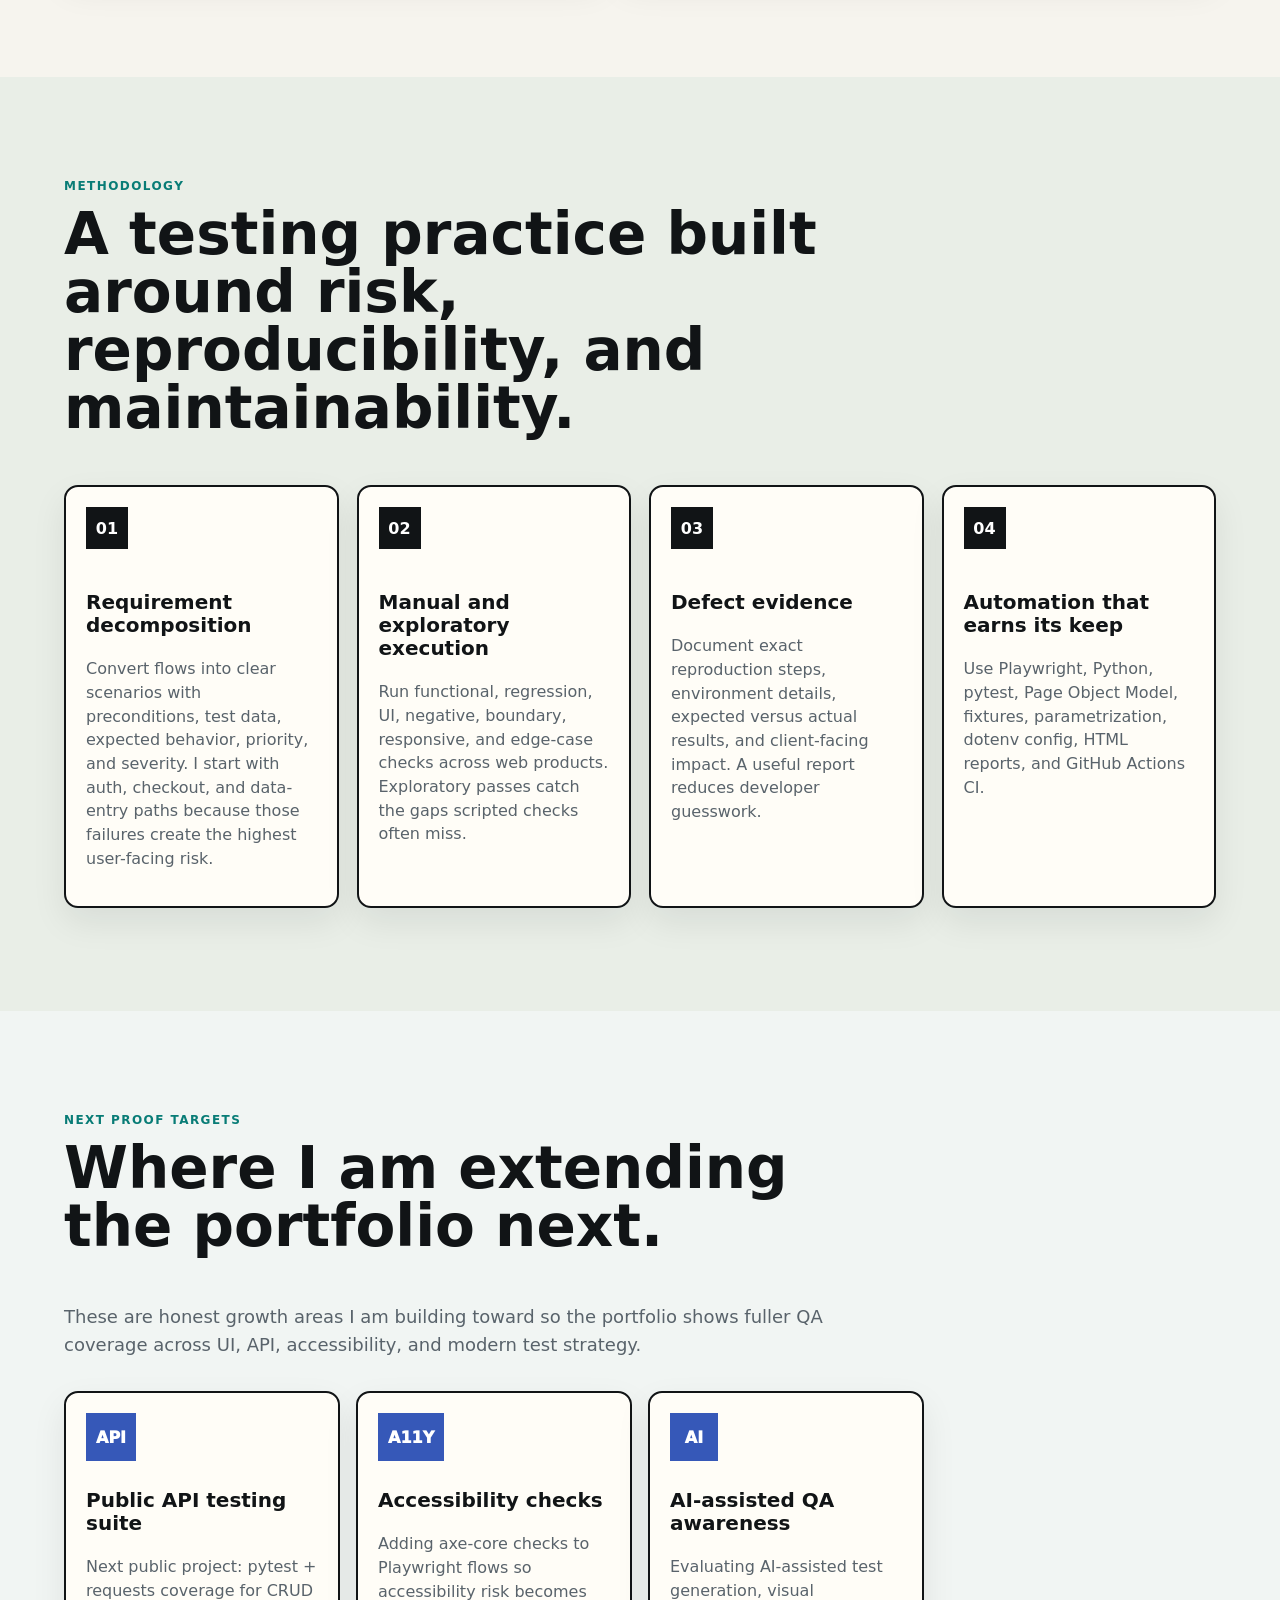
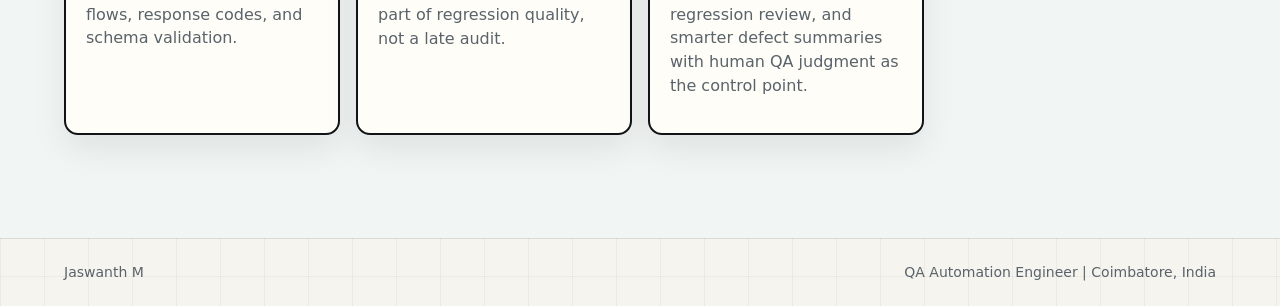
<file: automation.html>
<!doctype html>
<html lang="en">
<head>
  <meta charset="utf-8">
  <meta name="viewport" content="width=device-width, initial-scale=1">
  <title>Playwright Automation Proof | Jaswanth M</title>
  <meta name="description" content="Playwright automation proof from Jaswanth M: Python, pytest, Page Object Model, GitHub Actions CI, and inspectable public framework structure.">
  <link rel="shortcut icon" href="./favicon.ico?v=3">
  <link rel="icon" href="./favicon.ico?v=3" sizes="any">
  <link rel="icon" type="image/png" href="./favicon-32.png?v=3" sizes="32x32">
  <link rel="apple-touch-icon" href="./apple-touch-icon.png?v=3">
  <link rel="stylesheet" href="styles.css">
</head>
<body>
  <a class="skip-link" href="#automation">Skip to automation proof</a>
  <div class="scroll-progress" aria-hidden="true"><span></span></div>

  <header class="site-header" aria-label="Primary navigation">
    <a class="brand" href="index.html#top" aria-label="Jaswanth M home">
      <span class="brand-mark" aria-hidden="true"><span class="brand-check"></span></span>
      <span>Quality Systems</span>
    </a>
    <div class="header-controls">
      <button class="theme-toggle" type="button" aria-label="Switch to dark mode" aria-pressed="false">
        <span class="toggle-track" aria-hidden="true"><span class="toggle-thumb"><span class="sun-icon"></span><span class="moon-icon"></span></span></span>
      </button>
      <button class="nav-toggle" type="button" aria-label="Open navigation menu" aria-expanded="false" aria-controls="primaryNav">
        <span></span><span></span><span></span>
      </button>
    </div>
    <nav id="primaryNav" aria-label="Primary">
      <a href="index.html#work">Home</a>
      <a href="case-studies.html">Case studies</a>
      <a href="automation.html">Automation</a>
      <a href="index.html#experience">Experience</a>
      <a href="https://github.com/MKJaswanth/E-commerce_automation">GitHub</a>
      <a href="assets/Jaswanth-M-QA-Resume.pdf" download>Resume PDF</a>
      <a href="index.html#contact">Contact</a>
    </nav>
  </header>

  <main id="top">
    <section class="page-hero">
      <p class="eyebrow">Engineering proof</p>
      <h1>Public Playwright framework recruiters can inspect.</h1>
      <p>Automation is not just a keyword here. The public repo shows Python, Playwright, pytest, Page Object Model structure, fixtures, test data, GitHub Actions, and HTML reports.</p>
      <div class="hero-actions">
        <a class="button primary" href="https://github.com/MKJaswanth/E-commerce_automation">Open automation repo</a>
        <a class="button ghost" href="https://github.com/MKJaswanth/E-commerce_automation/actions">View CI runs</a>
      </div>
    </section>

    <section id="automation" class="section automation-proof-section" aria-label="Automation proof">
      <div class="automation-proof-grid">
        <article>
          <span>21</span>
          <h3>Automated checks</h3>
          <p>Authentication, inventory, cart, and checkout coverage across the core e-commerce flow.</p>
        </article>
        <article>
          <span>POM</span>
          <h3>Framework architecture</h3>
          <p>Separate page objects for login, inventory, cart, checkout, and shared base page behavior.</p>
        </article>
        <article>
          <span>CI</span>
          <h3>GitHub Actions</h3>
          <p>Workflow file and CI runs are available from the Actions tab for review.</p>
        </article>
        <article>
          <span>HTML</span>
          <h3>Reports and screenshots</h3>
          <p>pytest-html report generation and failure screenshot support are documented in the repo.</p>
        </article>
      </div>

      <div class="repo-proof-board" aria-label="Automation repository proof">
        <div class="repo-tree">
          <div class="repo-topline"><span></span> Framework structure</div>
          <code>pages/base_page.py</code>
          <code>pages/login_page.py</code>
          <code>pages/inventory_page.py</code>
          <code>pages/cart_page.py</code>
          <code>pages/checkout_page.py</code>
          <code>tests/conftest.py</code>
          <code>tests/test_checkout.py</code>
          <code>test_data/users.json</code>
          <code>.github/workflows/playwright.yml</code>
        </div>
        <div class="report-card">
          <span>CI proof path</span>
          <h3>Commit -> GitHub Actions -> pytest run -> HTML report</h3>
          <p>The repo is organized so reviewers can inspect test coverage, page objects, fixtures, workflow config, and report generation without guessing how the suite works.</p>
        </div>
      </div>
    </section>

    <section class="section method-section">
      <div class="section-heading compact">
        <p class="eyebrow">Methodology</p>
        <h2>A testing practice built around risk, reproducibility, and maintainability.</h2>
      </div>
      <div class="method-map">
        <article>
          <span>01</span>
          <h3>Requirement decomposition</h3>
          <p>Convert flows into clear scenarios with preconditions, test data, expected behavior, priority, and severity. I start with auth, checkout, and data-entry paths because those failures create the highest user-facing risk.</p>
        </article>
        <article>
          <span>02</span>
          <h3>Manual and exploratory execution</h3>
          <p>Run functional, regression, UI, negative, boundary, responsive, and edge-case checks across web products. Exploratory passes catch the gaps scripted checks often miss.</p>
        </article>
        <article>
          <span>03</span>
          <h3>Defect evidence</h3>
          <p>Document exact reproduction steps, environment details, expected versus actual results, and client-facing impact. A useful report reduces developer guesswork.</p>
        </article>
        <article>
          <span>04</span>
          <h3>Automation that earns its keep</h3>
          <p>Use Playwright, Python, pytest, Page Object Model, fixtures, parametrization, dotenv config, HTML reports, and GitHub Actions CI.</p>
        </article>
      </div>
    </section>

    <section class="section roadmap-section" aria-label="Technical growth roadmap">
      <div class="section-heading compact">
        <p class="eyebrow">Next proof targets</p>
        <h2>Where I am extending the portfolio next.</h2>
        <p>These are honest growth areas I am building toward so the portfolio shows fuller QA coverage across UI, API, accessibility, and modern test strategy.</p>
      </div>
      <div class="roadmap-grid">
        <article><span>API</span><h3>Public API testing suite</h3><p>Next public project: pytest + requests coverage for CRUD flows, response codes, and schema validation.</p></article>
        <article><span>A11Y</span><h3>Accessibility checks</h3><p>Adding axe-core checks to Playwright flows so accessibility risk becomes part of regression quality, not a late audit.</p></article>
        <article><span>AI</span><h3>AI-assisted QA awareness</h3><p>Evaluating AI-assisted test generation, visual regression review, and smarter defect summaries with human QA judgment as the control point.</p></article>
      </div>
    </section>
  </main>

  <footer>
    <span>Jaswanth M</span>
    <span>QA Automation Engineer | Coimbatore, India</span>
  </footer>

  <script src="script.js"></script>
</body>
</html>
</file>
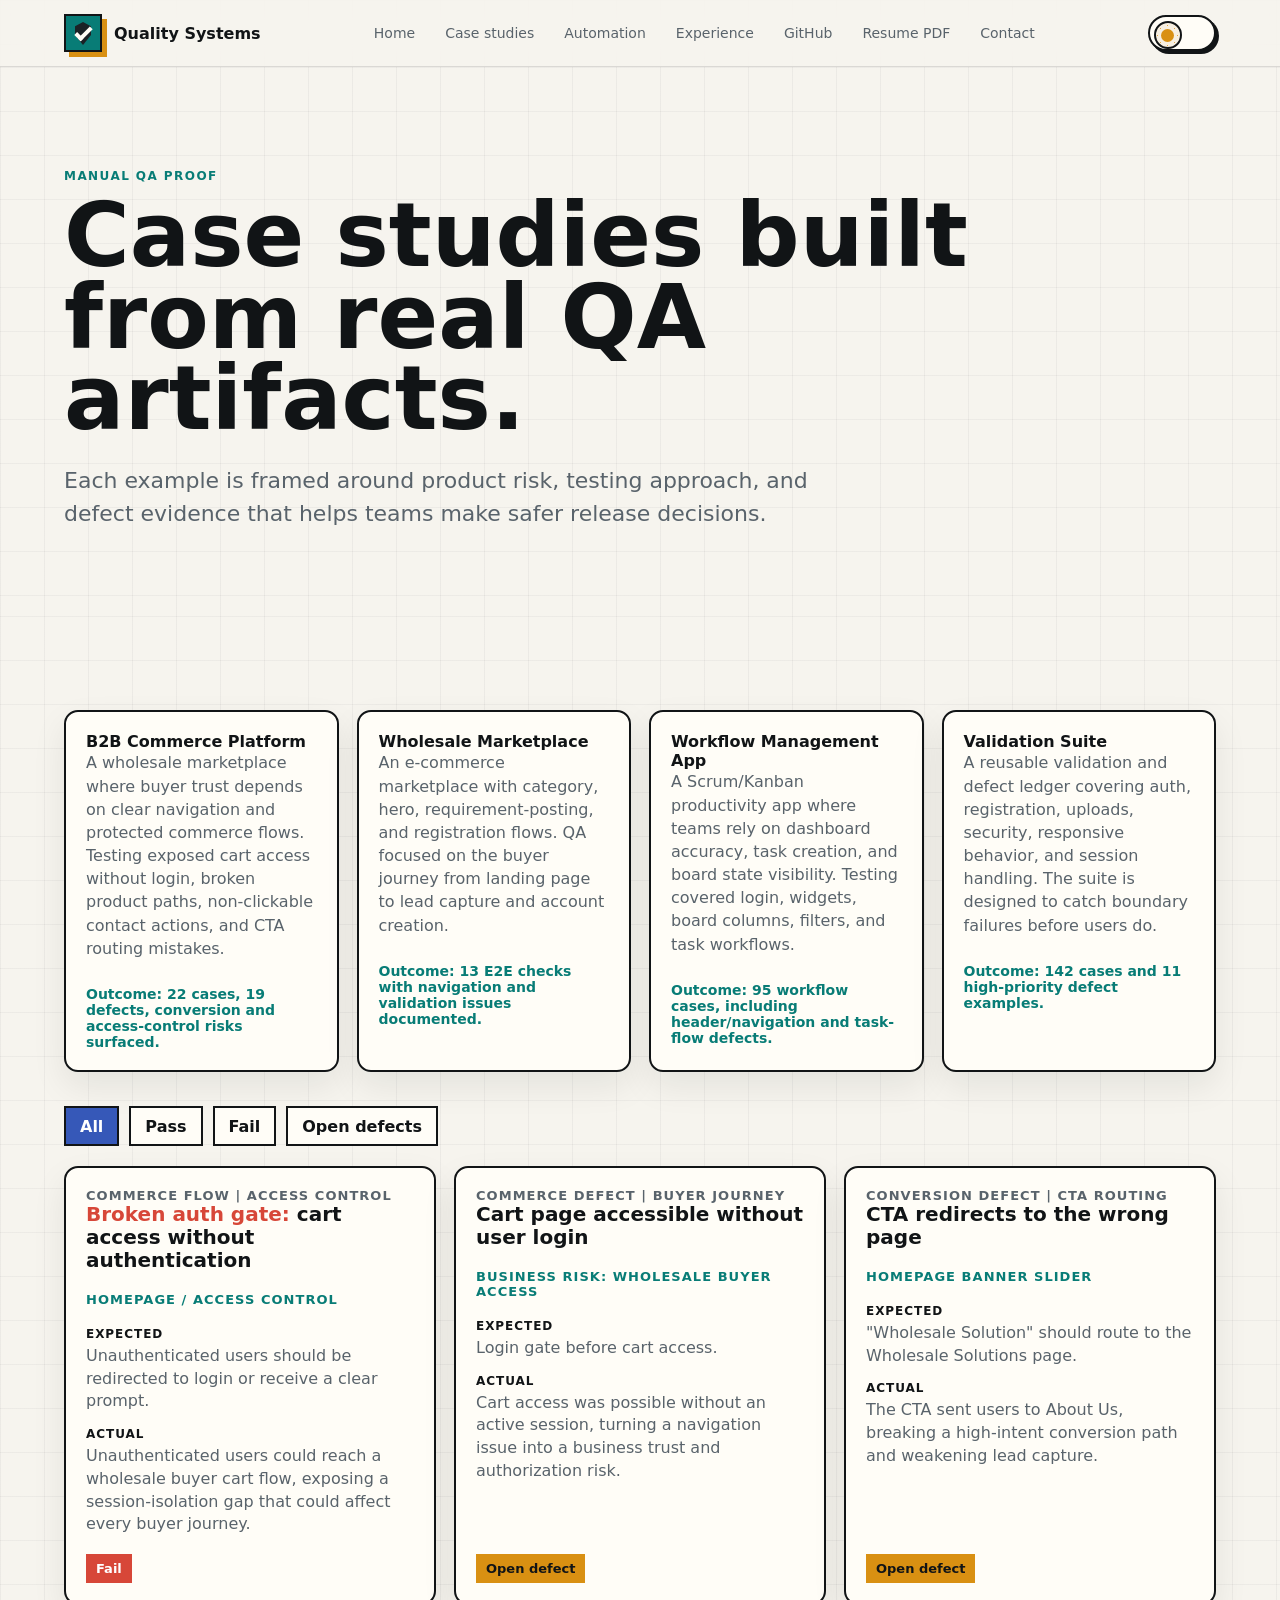
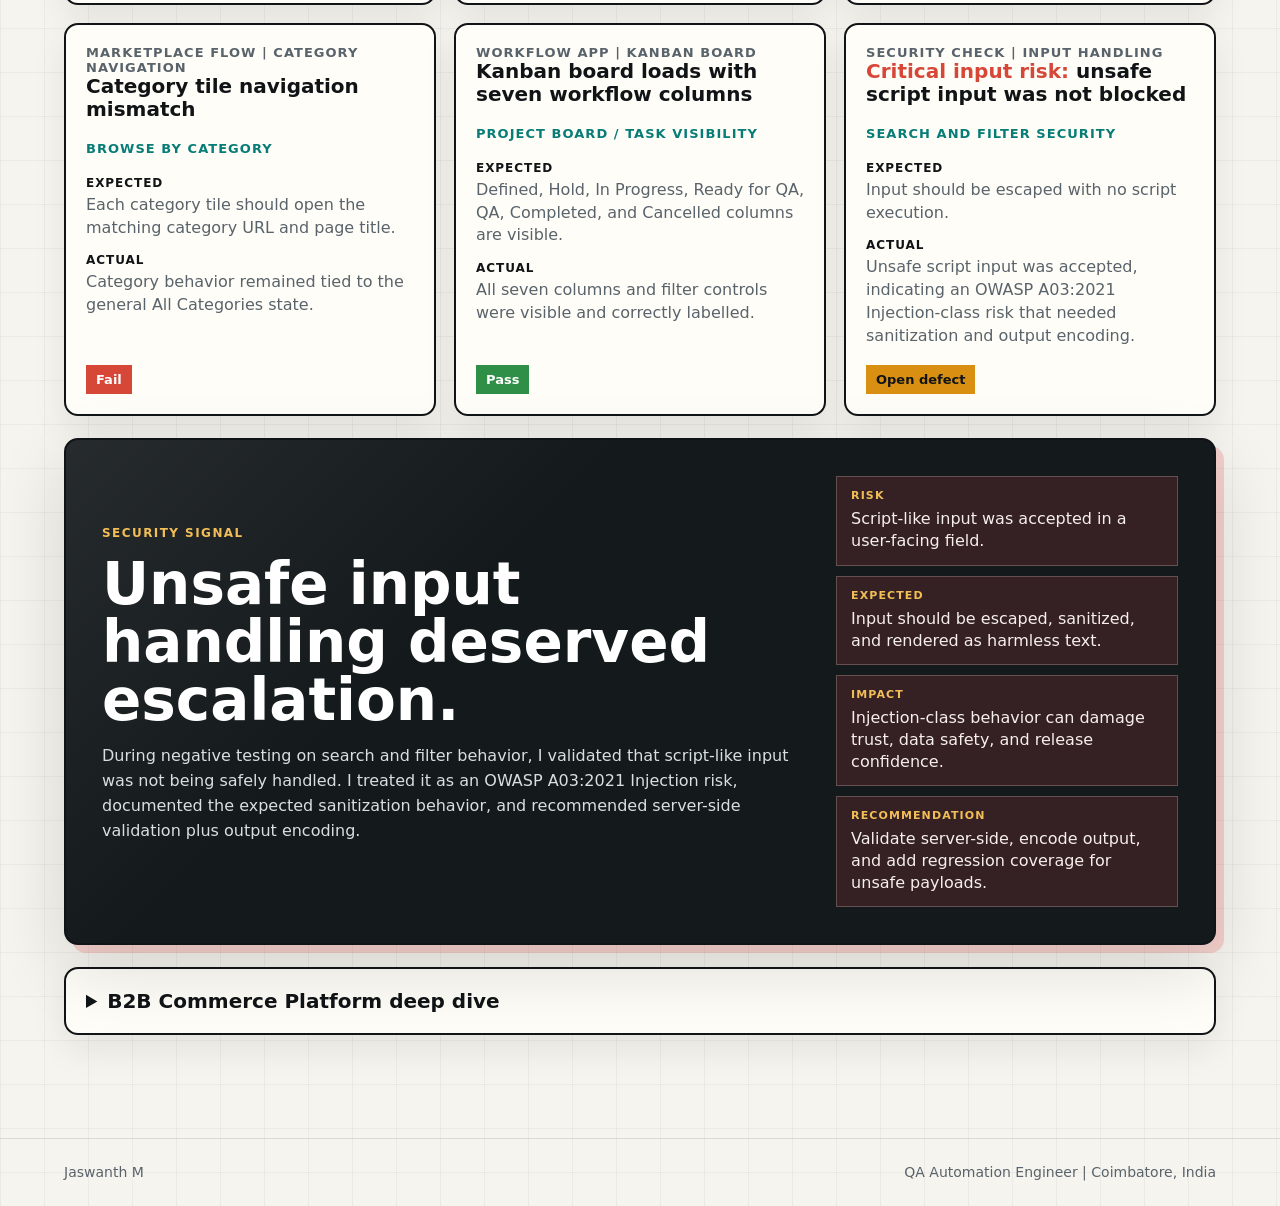
<file: case-studies.html>
<!doctype html>
<html lang="en">
<head>
  <meta charset="utf-8">
  <meta name="viewport" content="width=device-width, initial-scale=1">
  <title>QA Case Studies | Jaswanth M</title>
  <meta name="description" content="Manual QA case studies and defect evidence from Jaswanth M, including access control, unsafe input handling, CTA routing, and workflow validation examples.">
  <link rel="shortcut icon" href="./favicon.ico?v=3">
  <link rel="icon" href="./favicon.ico?v=3" sizes="any">
  <link rel="icon" type="image/png" href="./favicon-32.png?v=3" sizes="32x32">
  <link rel="apple-touch-icon" href="./apple-touch-icon.png?v=3">
  <link rel="stylesheet" href="styles.css">
</head>
<body>
  <a class="skip-link" href="#work">Skip to case studies</a>
  <div class="scroll-progress" aria-hidden="true"><span></span></div>

  <header class="site-header" aria-label="Primary navigation">
    <a class="brand" href="index.html#top" aria-label="Jaswanth M home">
      <span class="brand-mark" aria-hidden="true"><span class="brand-check"></span></span>
      <span>Quality Systems</span>
    </a>
    <div class="header-controls">
      <button class="theme-toggle" type="button" aria-label="Switch to dark mode" aria-pressed="false">
        <span class="toggle-track" aria-hidden="true"><span class="toggle-thumb"><span class="sun-icon"></span><span class="moon-icon"></span></span></span>
      </button>
      <button class="nav-toggle" type="button" aria-label="Open navigation menu" aria-expanded="false" aria-controls="primaryNav">
        <span></span><span></span><span></span>
      </button>
    </div>
    <nav id="primaryNav" aria-label="Primary">
      <a href="index.html#work">Home</a>
      <a href="case-studies.html">Case studies</a>
      <a href="automation.html">Automation</a>
      <a href="index.html#experience">Experience</a>
      <a href="https://github.com/MKJaswanth/E-commerce_automation">GitHub</a>
      <a href="assets/Jaswanth-M-QA-Resume.pdf" download>Resume PDF</a>
      <a href="index.html#contact">Contact</a>
    </nav>
  </header>

  <main id="top">
    <section class="page-hero">
      <p class="eyebrow">Manual QA proof</p>
      <h1>Case studies built from real QA artifacts.</h1>
      <p>Each example is framed around product risk, testing approach, and defect evidence that helps teams make safer release decisions.</p>
    </section>

    <section id="work" class="section work-section">
      <div class="story-grid" aria-label="Project case study narratives">
        <article>
          <strong>B2B Commerce Platform</strong>
          <p>A wholesale marketplace where buyer trust depends on clear navigation and protected commerce flows. Testing exposed cart access without login, broken product paths, non-clickable contact actions, and CTA routing mistakes.</p>
          <span>Outcome: 22 cases, 19 defects, conversion and access-control risks surfaced.</span>
        </article>
        <article>
          <strong>Wholesale Marketplace</strong>
          <p>An e-commerce marketplace with category, hero, requirement-posting, and registration flows. QA focused on the buyer journey from landing page to lead capture and account creation.</p>
          <span>Outcome: 13 E2E checks with navigation and validation issues documented.</span>
        </article>
        <article>
          <strong>Workflow Management App</strong>
          <p>A Scrum/Kanban productivity app where teams rely on dashboard accuracy, task creation, and board state visibility. Testing covered login, widgets, board columns, filters, and task workflows.</p>
          <span>Outcome: 95 workflow cases, including header/navigation and task-flow defects.</span>
        </article>
        <article>
          <strong>Validation Suite</strong>
          <p>A reusable validation and defect ledger covering auth, registration, uploads, security, responsive behavior, and session handling. The suite is designed to catch boundary failures before users do.</p>
          <span>Outcome: 142 cases and 11 high-priority defect examples.</span>
        </article>
      </div>

      <div class="case-toolbar" aria-label="Case filters">
        <button class="filter active" type="button" data-filter="all" aria-pressed="true">All</button>
        <button class="filter" type="button" data-filter="Pass" aria-pressed="false">Pass</button>
        <button class="filter" type="button" data-filter="Fail" aria-pressed="false">Fail</button>
        <button class="filter" type="button" data-filter="Open" aria-pressed="false">Open defects</button>
      </div>

      <div class="case-lab" id="caseLab">
        <article class="case-card" data-status="Fail">
          <div class="case-id">Commerce flow | Access control</div>
          <h3><strong>Broken auth gate:</strong> cart access without authentication</h3>
          <p class="module">Homepage / access control</p>
          <dl>
            <div><dt>Expected</dt><dd>Unauthenticated users should be redirected to login or receive a clear prompt.</dd></div>
            <div><dt>Actual</dt><dd>Unauthenticated users could reach a wholesale buyer cart flow, exposing a session-isolation gap that could affect every buyer journey.</dd></div>
          </dl>
          <span class="status fail">Fail</span>
        </article>

        <article class="case-card" data-status="Open">
          <div class="case-id">Commerce defect | Buyer journey</div>
          <h3>Cart page accessible without user login</h3>
          <p class="module">Business risk: wholesale buyer access</p>
          <dl>
            <div><dt>Expected</dt><dd>Login gate before cart access.</dd></div>
            <div><dt>Actual</dt><dd>Cart access was possible without an active session, turning a navigation issue into a business trust and authorization risk.</dd></div>
          </dl>
          <span class="status open">Open defect</span>
        </article>

        <article class="case-card" data-status="Open">
          <div class="case-id">Conversion defect | CTA routing</div>
          <h3>CTA redirects to the wrong page</h3>
          <p class="module">Homepage banner slider</p>
          <dl>
            <div><dt>Expected</dt><dd>"Wholesale Solution" should route to the Wholesale Solutions page.</dd></div>
            <div><dt>Actual</dt><dd>The CTA sent users to About Us, breaking a high-intent conversion path and weakening lead capture.</dd></div>
          </dl>
          <span class="status open">Open defect</span>
        </article>

        <article class="case-card" data-status="Fail">
          <div class="case-id">Marketplace flow | Category navigation</div>
          <h3>Category tile navigation mismatch</h3>
          <p class="module">Browse by Category</p>
          <dl>
            <div><dt>Expected</dt><dd>Each category tile should open the matching category URL and page title.</dd></div>
            <div><dt>Actual</dt><dd>Category behavior remained tied to the general All Categories state.</dd></div>
          </dl>
          <span class="status fail">Fail</span>
        </article>

        <article class="case-card" data-status="Pass">
          <div class="case-id">Workflow app | Kanban board</div>
          <h3>Kanban board loads with seven workflow columns</h3>
          <p class="module">Project board / task visibility</p>
          <dl>
            <div><dt>Expected</dt><dd>Defined, Hold, In Progress, Ready for QA, QA, Completed, and Cancelled columns are visible.</dd></div>
            <div><dt>Actual</dt><dd>All seven columns and filter controls were visible and correctly labelled.</dd></div>
          </dl>
          <span class="status pass">Pass</span>
        </article>

        <article class="case-card" data-status="Open">
          <div class="case-id">Security check | Input handling</div>
          <h3><strong>Critical input risk:</strong> unsafe script input was not blocked</h3>
          <p class="module">Search and filter security</p>
          <dl>
            <div><dt>Expected</dt><dd>Input should be escaped with no script execution.</dd></div>
            <div><dt>Actual</dt><dd>Unsafe script input was accepted, indicating an OWASP A03:2021 Injection-class risk that needed sanitization and output encoding.</dd></div>
          </dl>
          <span class="status open">Open defect</span>
        </article>
      </div>

      <section class="security-showcase" aria-label="Security defect showcase">
        <div>
          <p class="eyebrow">Security signal</p>
          <h2>Unsafe input handling deserved escalation.</h2>
          <p>During negative testing on search and filter behavior, I validated that script-like input was not being safely handled. I treated it as an OWASP A03:2021 Injection risk, documented the expected sanitization behavior, and recommended server-side validation plus output encoding.</p>
        </div>
        <div class="defect-anatomy" aria-label="Featured defect report anatomy">
          <div><span>Risk</span><p>Script-like input was accepted in a user-facing field.</p></div>
          <div><span>Expected</span><p>Input should be escaped, sanitized, and rendered as harmless text.</p></div>
          <div><span>Impact</span><p>Injection-class behavior can damage trust, data safety, and release confidence.</p></div>
          <div><span>Recommendation</span><p>Validate server-side, encode output, and add regression coverage for unsafe payloads.</p></div>
        </div>
      </section>

      <details class="deep-dive">
        <summary>B2B Commerce Platform deep dive</summary>
        <div class="deep-dive-grid">
          <article><span>Scope</span><p>Covered homepage, navigation, contact actions, cart access, product paths, CTAs, and buyer journey flows for a wholesale commerce experience.</p></article>
          <article><span>Approach</span><p>Prioritized release-risk scenarios first: access control, conversion paths, broken links, form validation, and expected-versus-actual behavior.</p></article>
          <article><span>What I Found</span><p>Cart access without login, incorrect CTA routing, product path failures, and static contact elements that should have opened phone or email actions.</p></article>
          <article><span>Business Impact</span><p>Clear defect evidence helped separate cosmetic issues from risks that affect buyer trust, lead conversion, and release readiness.</p></article>
        </div>
      </details>
    </section>
  </main>

  <footer>
    <span>Jaswanth M</span>
    <span>QA Automation Engineer | Coimbatore, India</span>
  </footer>

  <script src="script.js"></script>
</body>
</html>
</file>
<file: styles.css>
:root {
  color-scheme: light;
  --ink: #111416;
  --muted: #59636b;
  --paper: #f6f4ee;
  --panel: #fffdf7;
  --line: #1a1f2320;
  --teal: #087c76;
  --green: #2f8f46;
  --amber: #d99012;
  --red: #d74738;
  --blue: #3658b8;
  --charcoal: #1b2226;
  --shadow: 0 24px 70px rgba(20, 24, 27, .14);
  --card-shadow: 0 14px 34px rgba(17, 20, 22, .08);
  --radius: 14px;
}

[data-theme="dark"] {
  --ink: #f7faf7;
  --muted: #c2ced1;
  --paper: #0f1315;
  --panel: #1a2226;
  --line: #ffffff2b;
  --teal: #35b9ad;
  --green: #7bdc8d;
  --amber: #f2be55;
  --red: #ff8174;
  --blue: #8ba7ff;
  --charcoal: #090c0e;
  --shadow: 0 24px 70px rgba(0, 0, 0, .35);
  --card-shadow: 0 14px 34px rgba(0, 0, 0, .28);
}

* {
  box-sizing: border-box;
}

html {
  scroll-behavior: smooth;
}

*:focus-visible {
  outline: 3px solid var(--blue);
  outline-offset: 3px;
}

a:focus-visible,
button:focus-visible {
  text-decoration: none;
}

body {
  margin: 0;
  font-family: Inter, ui-sans-serif, system-ui, -apple-system, BlinkMacSystemFont, "Segoe UI", sans-serif;
  background:
    linear-gradient(90deg, rgba(17, 20, 22, .045) 1px, transparent 1px),
    linear-gradient(rgba(17, 20, 22, .04) 1px, transparent 1px),
    var(--paper);
  background-size: 44px 44px;
  color: var(--ink);
}

[data-theme="dark"] body {
  background:
    radial-gradient(circle at 16% 8%, rgba(53, 185, 173, .14), transparent 30%),
    linear-gradient(180deg, #0b0f11 0%, var(--paper) 46%, #121719 100%);
}

.scroll-progress {
  position: fixed;
  top: 0;
  left: 0;
  right: 0;
  height: 4px;
  z-index: 40;
  background: transparent;
}

.scroll-progress span {
  display: block;
  width: 0;
  height: 100%;
  background: var(--teal);
}

a {
  color: inherit;
  text-decoration: none;
}

a:focus-visible,
button:focus-visible,
input:focus-visible,
select:focus-visible,
textarea:focus-visible {
  outline: 3px solid var(--amber);
  outline-offset: 4px;
}

.skip-link {
  position: absolute;
  left: 16px;
  top: -48px;
  background: var(--ink);
  color: white;
  padding: 10px 14px;
  z-index: 100;
}

.skip-link:focus {
  top: 16px;
}

.site-header {
  position: sticky;
  top: 0;
  z-index: 10;
  display: flex;
  align-items: center;
  justify-content: space-between;
  gap: 24px;
  padding: 14px clamp(18px, 5vw, 64px);
  background: rgba(246, 244, 238, .86);
  border-bottom: 1px solid var(--line);
  backdrop-filter: blur(18px);
}

.brand,
nav,
.header-controls {
  display: flex;
  align-items: center;
  gap: 12px;
}

.brand {
  order: 1;
  font-weight: 800;
  letter-spacing: 0;
}

.brand-mark {
  display: grid;
  place-items: center;
  width: 38px;
  height: 38px;
  background: var(--teal);
  border: 2px solid var(--ink);
  box-shadow: 5px 5px 0 var(--amber);
  position: relative;
}

.brand-mark::before {
  content: "";
  position: absolute;
  inset: 6px 9px 5px;
  background: var(--charcoal);
  clip-path: polygon(50% 0, 100% 18%, 100% 56%, 50% 100%, 0 56%, 0 18%);
}

.brand-check {
  position: relative;
  width: 17px;
  height: 9px;
  border-left: 4px solid var(--panel);
  border-bottom: 4px solid var(--panel);
  transform: rotate(-45deg) translate(1px, -1px);
  z-index: 1;
}

nav {
  order: 2;
  gap: clamp(12px, 3vw, 30px);
  font-size: 14px;
  color: var(--muted);
  flex-wrap: wrap;
}

.header-controls {
  order: 3;
  flex: 0 0 auto;
}

nav a:hover {
  color: var(--ink);
}

.theme-toggle {
  position: relative;
  width: 68px;
  height: 36px;
  color: var(--ink);
  background: transparent;
  border: 0;
  cursor: pointer;
  flex: 0 0 auto;
  padding: 0;
}

.toggle-track {
  position: absolute;
  inset: 0;
  display: block;
  background: var(--panel);
  border: 2px solid var(--ink);
  border-radius: 999px;
  box-shadow: 3px 3px 0 var(--ink);
}

.toggle-thumb {
  position: absolute;
  top: 4px;
  left: 4px;
  display: grid;
  place-items: center;
  width: 28px;
  height: 28px;
  background: #f7efe1;
  border: 2px solid var(--ink);
  border-radius: 50%;
  transition: transform .22s ease, background .22s ease;
}

[data-theme="dark"] .toggle-thumb {
  transform: translateX(32px);
  background: #182126;
}

.sun-icon,
.moon-icon {
  position: absolute;
  width: 13px;
  height: 13px;
  transition: opacity .2s ease, transform .2s ease;
}

.sun-icon {
  background: #d99012;
  border-radius: 50%;
  box-shadow:
    0 -10px 0 -6px #d99012,
    0 10px 0 -6px #d99012,
    10px 0 0 -6px #d99012,
    -10px 0 0 -6px #d99012,
    7px 7px 0 -6px #d99012,
    -7px -7px 0 -6px #d99012,
    7px -7px 0 -6px #d99012,
    -7px 7px 0 -6px #d99012;
}

.moon-icon {
  opacity: 0;
  background: #f2be55;
  border-radius: 50%;
  transform: translateX(4px) scale(.8);
}

.moon-icon::after {
  content: "";
  position: absolute;
  width: 13px;
  height: 13px;
  left: 5px;
  top: -2px;
  background: #1a2226;
  border-radius: 50%;
}

[data-theme="dark"] .theme-toggle {
  color: white;
}

[data-theme="dark"] .toggle-track {
  background: #101619;
  border-color: #f2be55;
  box-shadow: 3px 3px 0 rgba(242, 190, 85, .5);
}

[data-theme="dark"] .sun-icon {
  opacity: 0;
  transform: scale(.75) rotate(40deg);
}

[data-theme="dark"] .moon-icon {
  opacity: 1;
  transform: translateX(0) scale(1);
}

.nav-toggle {
  display: none;
  width: 42px;
  height: 38px;
  padding: 8px;
  background: var(--panel);
  border: 2px solid var(--ink);
  cursor: pointer;
  box-shadow: 3px 3px 0 var(--ink);
}

.nav-toggle span {
  display: block;
  width: 100%;
  height: 2px;
  background: var(--ink);
  transition: transform .2s ease, opacity .2s ease;
}

.nav-toggle span + span {
  margin-top: 6px;
}

.nav-open .nav-toggle span:nth-child(1) {
  transform: translateY(8px) rotate(45deg);
}

.nav-open .nav-toggle span:nth-child(2) {
  opacity: 0;
}

.nav-open .nav-toggle span:nth-child(3) {
  transform: translateY(-8px) rotate(-45deg);
}

[data-theme="dark"] .nav-toggle {
  background: #151c1f;
  border-color: #f2be55;
  box-shadow: 3px 3px 0 rgba(242, 190, 85, .5);
}

[data-theme="dark"] .nav-toggle span {
  background: #f7faf7;
}

.hero {
  position: relative;
  min-height: calc(100vh - 68px);
  display: grid;
  grid-template-columns: minmax(0, 1.05fr) minmax(320px, .75fr);
  align-items: center;
  gap: clamp(28px, 5vw, 72px);
  padding: clamp(44px, 7vw, 92px) clamp(18px, 5vw, 64px) 42px;
  overflow: hidden;
}

.page-hero {
  padding: clamp(54px, 8vw, 112px) clamp(18px, 5vw, 64px) clamp(28px, 5vw, 56px);
  background:
    linear-gradient(90deg, rgba(17, 20, 22, .045) 1px, transparent 1px),
    linear-gradient(rgba(17, 20, 22, .04) 1px, transparent 1px),
    var(--paper);
  background-size: 44px 44px;
}

.page-hero h1 {
  max-width: 980px;
}

.page-hero > p:not(.eyebrow) {
  max-width: 780px;
  color: var(--muted);
  font-size: clamp(18px, 2vw, 22px);
  line-height: 1.5;
}

[data-theme="dark"] .page-hero {
  background:
    radial-gradient(circle at 16% 8%, rgba(53, 185, 173, .14), transparent 30%),
    linear-gradient(180deg, #0b0f11 0%, var(--paper) 80%);
}

.hero-grid {
  position: absolute;
  inset: 36px clamp(18px, 5vw, 64px);
  display: grid;
  grid-template-columns: repeat(6, 1fr);
  grid-auto-rows: 96px;
  opacity: .9;
  pointer-events: none;
}

.hero-grid span {
  border: 1px solid rgba(17, 20, 22, .08);
}

.hero-grid span:nth-child(2),
.hero-grid span:nth-child(7),
.hero-grid span:nth-child(11) {
  background: rgba(8, 124, 118, .1);
}

.hero-copy,
.proof-panel {
  position: relative;
}

.availability {
  display: inline-flex;
  align-items: center;
  gap: 8px;
  margin-bottom: 16px;
  padding: 8px 12px;
  background: #e2f3df;
  border: 2px solid var(--ink);
  font-size: 13px;
  font-weight: 900;
}

.availability span {
  width: 10px;
  height: 10px;
  background: var(--green);
  border-radius: 50%;
  box-shadow: 0 0 0 4px rgba(47, 143, 70, .18);
}

.eyebrow {
  margin: 0 0 12px;
  color: var(--teal);
  font-size: 12px;
  font-weight: 900;
  text-transform: uppercase;
  letter-spacing: .12em;
}

h1,
h2,
h3,
p {
  margin-top: 0;
}

h1 {
  max-width: 900px;
  margin-bottom: 24px;
  font-size: clamp(46px, 7vw, 92px);
  line-height: .91;
  letter-spacing: 0;
}

h2 {
  font-size: clamp(32px, 4.8vw, 58px);
  line-height: 1;
  letter-spacing: 0;
}

h3 {
  font-size: 20px;
  line-height: 1.15;
}

.hero-text {
  max-width: 680px;
  color: var(--muted);
  font-size: clamp(18px, 2vw, 22px);
  line-height: 1.5;
}

.hero-actions,
.contact-actions,
.social-row {
  display: flex;
  flex-wrap: wrap;
  gap: 12px;
}

.social-row {
  margin-top: 20px;
}

.social-row a,
.social-link {
  display: inline-flex;
  align-items: center;
  gap: 8px;
  min-height: 40px;
  padding: 4px 9px 4px 5px;
  color: var(--muted);
  background: rgba(255, 255, 255, .7);
  border: 1px solid rgba(15, 23, 25, .16);
  border-radius: 999px;
  font-size: 14px;
  font-weight: 800;
}

.social-row span,
.social-link span {
  display: inline-grid;
  place-items: center;
  width: 30px;
  height: 30px;
  color: white;
  background: var(--ink);
  font-size: 11px;
  font-weight: 950;
  text-transform: uppercase;
}

.social-link span svg {
  width: 18px;
  height: 18px;
}

.social-link span svg:not(.icon-stroke) {
  fill: currentColor;
}

.social-link span svg.icon-stroke {
  fill: none;
  stroke: currentColor;
  stroke-width: 2;
  stroke-linecap: round;
  stroke-linejoin: round;
}

.social-link.linkedin span {
  background: #0a66c2;
}

.social-link.github span {
  background: #111416;
}

.social-link.playwright span {
  color: #111416;
  background: #45ba4b;
}

.social-link.ci span {
  color: #111416;
  background: #f2be55;
}

[data-theme="dark"] .social-link {
  color: #e8f2ef;
  background: #151c1f;
  border-color: #ffffff29;
}

[data-theme="dark"] .social-link.github span {
  color: #111416;
  background: #ffffff;
}

[data-theme="dark"] .social-link.linkedin span,
[data-theme="dark"] .social-link.playwright span,
[data-theme="dark"] .social-link.ci span {
  box-shadow: inset 0 0 0 1px rgba(0, 0, 0, .2);
}

.button {
  display: inline-flex;
  align-items: center;
  justify-content: center;
  min-height: 48px;
  padding: 0 18px;
  border: 2px solid var(--ink);
  font-weight: 800;
  box-shadow: 4px 4px 0 var(--ink);
  transition: transform .18s ease, box-shadow .18s ease;
}

.button:hover {
  transform: translate(2px, 2px);
  box-shadow: 2px 2px 0 var(--ink);
}

.button:focus-visible,
.filter:focus-visible,
nav a:focus-visible,
.social-row a:focus-visible,
.social-link:focus-visible {
  box-shadow: 0 0 0 3px rgba(54, 88, 184, .22);
}

.button.primary {
  color: white;
  background: var(--teal);
}

.button.ghost {
  background: var(--panel);
}

.automation-cta {
  color: white;
  background: var(--blue) !important;
}

[data-theme="dark"] .button.ghost,
[data-theme="dark"] .filter,
[data-theme="dark"] .theme-toggle,
[data-theme="dark"] .story-grid article,
[data-theme="dark"] .case-card,
[data-theme="dark"] .automation-proof-grid article,
[data-theme="dark"] .roadmap-grid article,
[data-theme="dark"] .experience-timeline article,
[data-theme="dark"] .metric,
[data-theme="dark"] .cred-grid article,
[data-theme="dark"] .contact-section,
[data-theme="dark"] .deep-dive,
[data-theme="dark"] .thinking-grid article {
  background: var(--panel);
}

[data-theme="dark"] .site-header {
  background: rgba(15, 19, 21, .9);
}

[data-theme="dark"] .availability {
  color: #dfffe6;
  background: rgba(123, 220, 141, .15);
  border-color: rgba(123, 220, 141, .45);
}

[data-theme="dark"] .proof-panel,
[data-theme="dark"] .intro-band,
[data-theme="dark"] .expertise-section {
  background: #080b0d;
}

[data-theme="dark"] .method-section,
[data-theme="dark"] .thinking-section,
[data-theme="dark"] .credibility-section {
  background: #111719;
}

.proof-panel {
  padding: 22px;
  background:
    linear-gradient(145deg, rgba(118, 212, 204, .18), transparent 38%),
    linear-gradient(0deg, #111719, var(--charcoal));
  color: white;
  border: 2px solid var(--ink);
  box-shadow: 14px 14px 0 rgba(8, 124, 118, .24), var(--shadow);
}

[data-theme="dark"] .proof-panel {
  background:
    linear-gradient(145deg, rgba(118, 212, 204, .14), transparent 38%),
    linear-gradient(0deg, #080b0d, #111719);
}

.panel-kicker {
  display: inline-flex;
  align-items: center;
  gap: 8px;
  margin-bottom: 10px;
  padding: 7px 9px;
  color: #dfffe6;
  background: rgba(123, 220, 141, .14);
  border: 1px solid rgba(123, 220, 141, .34);
  font-size: 11px;
  font-weight: 900;
  text-transform: uppercase;
  letter-spacing: .08em;
}

.panel-kicker span {
  width: 8px;
  height: 8px;
  background: #7bdc8d;
  border-radius: 50%;
  box-shadow: 0 0 0 5px rgba(123, 220, 141, .13);
}

.headshot-card,
.stat-grid {
  display: flex;
  gap: 12px;
}

.headshot-card {
  align-items: flex-start;
  margin-bottom: 18px;
  padding-bottom: 18px;
  border-bottom: 1px solid rgba(255, 255, 255, .14);
}

.initials-avatar {
  flex: 0 0 auto;
  position: relative;
  display: flex;
  flex-direction: column;
  justify-content: flex-end;
  align-items: flex-start;
  width: 104px;
  height: 104px;
  border-radius: 24px;
  background:
    linear-gradient(145deg, rgba(242, 190, 85, .22), transparent 42%),
    linear-gradient(135deg, #087c76, #111719 72%);
  border: 2px solid rgba(255, 255, 255, .9);
  box-shadow: 0 0 0 5px rgba(8, 124, 118, .18), 10px 10px 0 rgba(0, 0, 0, .22);
  overflow: hidden;
  padding: 14px;
}

.initials-avatar::before {
  content: "";
  position: absolute;
  inset: auto 12px 12px auto;
  width: 34px;
  height: 34px;
  border-right: 2px solid rgba(242, 190, 85, .8);
  border-bottom: 2px solid rgba(242, 190, 85, .8);
}

.initials-avatar span {
  position: relative;
  z-index: 1;
  color: white;
  font-size: 34px;
  line-height: .86;
  font-weight: 950;
  letter-spacing: 0;
}

.initials-avatar small {
  position: relative;
  z-index: 1;
  margin-top: 7px;
  color: #bfe9e4;
  background: transparent;
  font-size: 10px;
  font-weight: 900;
  line-height: 1.1;
  text-transform: uppercase;
  letter-spacing: .08em;
}

.headshot-card strong {
  display: block;
  color: #ffffff;
  font-size: 24px;
  line-height: 1;
}

.headshot-card p,
.headshot-card small,
.response-note,
.panel-footer p {
  color: #e4eeeb;
  line-height: 1.38;
}

.headshot-card p {
  margin: 7px 0;
  color: #76d4cc;
  font-weight: 900;
}

.headshot-card small {
  display: block;
  max-width: 280px;
  color: #cbd8d5;
  font-size: 13px;
}

.reveal {
  opacity: 0;
  transform: translateY(18px);
  transition: opacity .45s ease, transform .45s ease;
}

.reveal.is-visible {
  opacity: 1;
  transform: translateY(0);
}

.hero-stat-row {
  display: grid;
  grid-template-columns: repeat(3, minmax(0, 1fr));
  gap: 10px;
}

.hero-stat {
  min-height: 118px;
  padding: 14px 10px;
  background:
    linear-gradient(180deg, rgba(255, 255, 255, .1), rgba(255, 255, 255, .055));
  color: white;
  text-align: left;
  border: 1px solid rgba(255, 255, 255, .15);
  transition: transform .2s ease, background .2s ease, border-color .2s ease;
}

.hero-stat:hover {
  transform: translateY(-4px);
  background: rgba(118, 212, 204, .14);
  border-color: rgba(118, 212, 204, .55);
}

.hero-stat span {
  display: block;
  color: #f2be55;
  font-size: clamp(40px, 5vw, 62px);
  line-height: .9;
  font-weight: 950;
}

.hero-stat p,
.metric p {
  margin: 8px 0 0;
  color: var(--muted);
  line-height: 1.35;
}

.hero-stat p {
  color: #d9e5e2;
  font-size: 12px;
  font-weight: 900;
  text-transform: uppercase;
  letter-spacing: .06em;
}

.metric span {
  display: block;
  font-size: clamp(42px, 6vw, 74px);
  line-height: .9;
  font-weight: 900;
}

.response-note {
  margin: 16px 0 0;
  padding-top: 16px;
  border-top: 1px solid rgba(255, 255, 255, .18);
  color: #eaf6f2;
  font-size: 15px;
}

.response-note strong {
  color: #f2be55;
}

.panel-footer {
  margin-top: 14px;
  padding: 14px;
  background: rgba(242, 190, 85, .1);
  border: 1px solid rgba(242, 190, 85, .24);
}

.panel-footer span {
  display: block;
  margin-bottom: 6px;
  color: #f2be55;
  font-size: 11px;
  font-weight: 950;
  text-transform: uppercase;
  letter-spacing: .1em;
}

.panel-footer p {
  margin: 0;
  color: #eaf6f2;
  font-size: 15px;
  line-height: 1.42;
}

.intro-band {
  padding: clamp(28px, 5vw, 54px) clamp(18px, 5vw, 64px);
  background: var(--ink);
  color: white;
}

.intro-band p {
  max-width: 1060px;
  margin: 0 auto;
  font-size: clamp(22px, 3vw, 38px);
  line-height: 1.16;
}

.section {
  padding: clamp(54px, 8vw, 108px) clamp(18px, 5vw, 64px);
}

.section-heading {
  max-width: 840px;
  margin-bottom: 32px;
}

.section-heading p:not(.eyebrow),
.impact-copy p,
.contact-section p {
  color: var(--muted);
  font-size: 18px;
  line-height: 1.55;
}

.story-grid {
  display: grid;
  grid-template-columns: repeat(4, minmax(0, 1fr));
  gap: 18px;
  margin-bottom: 34px;
}

.proof-gateway {
  display: grid;
  grid-template-columns: repeat(3, minmax(0, 1fr));
  gap: 16px;
}

.proof-gateway a {
  min-height: 250px;
  padding: 22px;
  background: var(--panel);
  border: 2px solid var(--ink);
  border-radius: var(--radius);
  box-shadow: var(--card-shadow);
  transition: transform .22s ease, border-color .22s ease, box-shadow .22s ease;
}

.proof-gateway a:hover {
  transform: translateY(-6px);
  border-color: var(--teal);
  box-shadow: 0 22px 48px rgba(8, 124, 118, .18);
}

.proof-gateway span {
  display: inline-block;
  margin-bottom: 18px;
  color: var(--blue);
  font-size: 12px;
  font-weight: 950;
  text-transform: uppercase;
  letter-spacing: .1em;
}

.proof-gateway h3 {
  font-size: clamp(24px, 3vw, 34px);
}

.proof-gateway p {
  color: var(--muted);
  line-height: 1.5;
}

.home-page .story-grid,
.home-page .case-toolbar,
.home-page .case-lab,
.home-page .security-showcase,
.home-page .deep-dive,
.home-page .method-section,
.home-page .automation-proof-section,
.home-page .thinking-section,
.home-page .roadmap-section {
  display: none;
}

.story-grid article {
  display: flex;
  flex-direction: column;
  min-height: 260px;
  padding: 20px;
  background: var(--panel);
  border: 2px solid var(--ink);
  border-radius: var(--radius);
  box-shadow: var(--card-shadow);
  transition: transform .22s ease, box-shadow .22s ease, border-color .22s ease;
}

.story-grid article:hover,
.case-card:hover,
.deep-dive-grid article:hover {
  transform: translateY(-6px);
  border-color: var(--teal);
  box-shadow: 0 22px 48px rgba(8, 124, 118, .18);
}

.story-grid strong,
.story-grid span {
  display: block;
}

.story-grid p {
  color: var(--muted);
  line-height: 1.45;
}

.story-grid span {
  margin-top: 10px;
  color: var(--teal);
  font-size: 14px;
  font-weight: 900;
}

.case-toolbar {
  display: flex;
  flex-wrap: wrap;
  gap: 10px;
  margin-bottom: 20px;
}

.filter {
  min-height: 40px;
  padding: 0 14px;
  font: inherit;
  font-weight: 800;
  color: var(--ink);
  background: var(--panel);
  border: 2px solid var(--ink);
  cursor: pointer;
}

.filter.active {
  color: white;
  background: var(--blue);
}

.filter[aria-pressed="true"] {
  color: white;
  background: var(--blue);
}

.case-lab {
  display: grid;
  grid-template-columns: repeat(3, minmax(0, 1fr));
  gap: 18px;
}

.case-card {
  display: flex;
  flex-direction: column;
  min-height: 360px;
  padding: 20px;
  background: var(--panel);
  border: 2px solid var(--ink);
  border-radius: var(--radius);
  box-shadow: var(--card-shadow);
  transition: transform .22s ease, box-shadow .22s ease, border-color .22s ease;
}

.case-card h3 strong {
  color: var(--red);
}

.case-card[hidden] {
  display: none;
}

.case-id,
.module {
  color: var(--muted);
  font-size: 13px;
  font-weight: 800;
  text-transform: uppercase;
  letter-spacing: .08em;
}

.module {
  margin-bottom: 20px;
  color: var(--teal);
}

dl {
  display: grid;
  gap: 14px;
  margin: 0 0 18px;
}

dt {
  margin-bottom: 4px;
  font-size: 12px;
  font-weight: 900;
  text-transform: uppercase;
  letter-spacing: .08em;
}

dd {
  margin: 0;
  color: var(--muted);
  line-height: 1.42;
}

.status {
  align-self: flex-start;
  margin-top: auto;
  padding: 7px 10px;
  color: white;
  font-size: 13px;
  font-weight: 900;
}

.status.pass {
  background: var(--green);
}

.status.fail {
  background: var(--red);
}

.status.open {
  background: var(--amber);
  color: var(--ink);
}

.deep-dive {
  margin-top: 22px;
  padding: 20px;
  background: var(--panel);
  border: 2px solid var(--ink);
  border-radius: var(--radius);
  box-shadow: var(--card-shadow);
}

.deep-dive summary {
  cursor: pointer;
  font-size: 20px;
  font-weight: 900;
}

.deep-dive-grid,
.thinking-grid {
  display: grid;
  grid-template-columns: repeat(4, minmax(0, 1fr));
  gap: 16px;
  margin-top: 18px;
}

.deep-dive-grid article,
.thinking-grid article {
  padding: 18px;
  background: var(--panel);
  border: 2px solid var(--ink);
  border-radius: var(--radius);
  box-shadow: var(--card-shadow);
  min-height: 210px;
}

.thinking-grid h3 {
  min-height: 48px;
}

.deep-dive-grid span,
.thinking-grid span {
  display: inline-block;
  margin-bottom: 10px;
  color: var(--blue);
  font-size: 12px;
  font-weight: 900;
  text-transform: uppercase;
  letter-spacing: .1em;
}

.deep-dive-grid p,
.thinking-grid p {
  color: var(--muted);
  line-height: 1.48;
}

.method-section {
  background: #e9eee7;
}

.security-showcase {
  display: grid;
  grid-template-columns: minmax(0, 1.35fr) minmax(240px, .65fr);
  gap: 24px;
  align-items: center;
  margin-top: 22px;
  padding: clamp(22px, 4vw, 36px);
  color: white;
  background:
    linear-gradient(135deg, rgba(255, 255, 255, .08), transparent 34%),
    #14191c;
  border: 2px solid var(--ink);
  border-radius: var(--radius);
  box-shadow: 8px 8px 0 rgba(224, 74, 74, .22), var(--shadow);
}

.security-showcase .eyebrow {
  color: #f2be55;
}

.security-showcase h2 {
  max-width: 760px;
  margin-bottom: 14px;
}

.security-showcase p {
  max-width: 820px;
  color: #d8e0dd;
  line-height: 1.58;
}

.defect-anatomy {
  display: grid;
  gap: 10px;
}

.defect-anatomy div {
  padding: 12px 14px;
  color: #ffe2df;
  background: rgba(224, 74, 74, .16);
  border: 1px solid rgba(255, 226, 223, .24);
}

.defect-anatomy span {
  display: block;
  margin-bottom: 6px;
  color: #f2be55;
  font-size: 11px;
  font-weight: 900;
  text-transform: uppercase;
  letter-spacing: .1em;
}

.defect-anatomy p {
  margin: 0;
  color: #f6efea;
  line-height: 1.38;
}

.method-map {
  display: grid;
  grid-template-columns: repeat(4, minmax(0, 1fr));
  gap: 18px;
}

.method-map article {
  min-height: 300px;
  padding: 20px;
  background: var(--panel);
  border: 2px solid var(--ink);
  border-radius: var(--radius);
  box-shadow: var(--card-shadow);
}

.method-map span {
  display: inline-grid;
  place-items: center;
  width: 42px;
  height: 42px;
  margin-bottom: 42px;
  color: white;
  background: var(--ink);
  font-weight: 900;
}

[data-theme="dark"] .method-map span {
  color: #0f1315;
  background: var(--amber);
}

.method-map p {
  color: var(--muted);
  line-height: 1.48;
}

.automation-proof-section {
  background: var(--paper);
}

.automation-proof-grid,
.roadmap-grid {
  display: grid;
  grid-template-columns: repeat(4, minmax(0, 1fr));
  gap: 16px;
}

.automation-proof-grid article,
.roadmap-grid article {
  min-height: 230px;
  padding: 20px;
  background: var(--panel);
  border: 2px solid var(--ink);
  border-radius: var(--radius);
  box-shadow: var(--card-shadow);
}

.automation-proof-grid span,
.roadmap-grid span {
  display: inline-grid;
  place-items: center;
  min-width: 48px;
  height: 48px;
  margin-bottom: 28px;
  padding: 0 10px;
  color: white;
  background: var(--blue);
  font-weight: 950;
}

.automation-proof-grid p,
.roadmap-grid p {
  color: var(--muted);
  line-height: 1.48;
}

.automation-actions {
  display: flex;
  flex-wrap: wrap;
  gap: 12px;
  margin-top: 22px;
}

.repo-proof-board {
  display: grid;
  grid-template-columns: minmax(0, .95fr) minmax(0, 1.05fr);
  gap: 16px;
  margin-top: 18px;
}

.repo-tree,
.report-card {
  padding: 20px;
  background: var(--charcoal);
  color: white;
  border: 2px solid var(--ink);
  border-radius: var(--radius);
  box-shadow: var(--card-shadow);
}

.repo-topline {
  display: flex;
  align-items: center;
  gap: 8px;
  margin-bottom: 14px;
  color: #76d4cc;
  font-size: 12px;
  font-weight: 950;
  text-transform: uppercase;
  letter-spacing: .1em;
}

.repo-topline span {
  width: 10px;
  height: 10px;
  background: #7bdc8d;
  border-radius: 50%;
}

.repo-tree code {
  display: block;
  padding: 9px 0;
  color: #e8f2ef;
  border-top: 1px solid rgba(255, 255, 255, .12);
  font-size: 14px;
}

.report-card span {
  display: inline-block;
  margin-bottom: 14px;
  color: #f2be55;
  font-size: 12px;
  font-weight: 950;
  text-transform: uppercase;
  letter-spacing: .1em;
}

.report-card h3 {
  max-width: 560px;
  color: white;
  font-size: clamp(24px, 3vw, 36px);
}

.report-card p {
  color: #d8e0dd;
  line-height: 1.55;
}

.roadmap-section {
  background: #f1f5f3;
}

.experience-section {
  background: var(--paper);
}

.experience-timeline {
  display: grid;
  gap: 18px;
}

.experience-timeline article {
  display: grid;
  grid-template-columns: 72px 1fr;
  gap: 18px;
  padding: 22px;
  background: var(--panel);
  border: 2px solid var(--ink);
  border-radius: var(--radius);
  box-shadow: var(--card-shadow);
}

.experience-marker {
  display: grid;
  place-items: center;
  width: 54px;
  height: 54px;
  color: white;
  background: var(--teal);
  font-weight: 900;
}

.role-meta {
  margin-bottom: 10px;
  color: var(--blue);
  font-size: 13px;
  font-weight: 900;
  text-transform: uppercase;
  letter-spacing: .08em;
}

.experience-timeline ul {
  margin: 0;
  padding-left: 20px;
  color: var(--muted);
  line-height: 1.65;
}

.impact-section {
  display: grid;
  grid-template-columns: .9fr 1.1fr;
  gap: clamp(24px, 5vw, 72px);
  align-items: start;
}

.credibility-section {
  background: #f8ead2;
}

.cred-grid {
  display: grid;
  grid-template-columns: repeat(3, minmax(0, 1fr));
  gap: 16px;
}

.cred-grid article {
  min-height: 230px;
  padding: 20px;
  background: var(--panel);
  border: 2px solid var(--ink);
  border-radius: var(--radius);
  box-shadow: var(--card-shadow);
}

.cred-grid span {
  display: inline-block;
  margin-bottom: 18px;
  color: var(--blue);
  font-size: 12px;
  font-weight: 900;
  text-transform: uppercase;
  letter-spacing: .1em;
}

.cred-grid p {
  color: var(--muted);
  line-height: 1.5;
}

.impact-board {
  display: grid;
  grid-template-columns: repeat(2, minmax(0, 1fr));
  gap: 16px;
}

.metric {
  min-height: 178px;
  padding: 20px;
  background: var(--panel);
  border: 2px solid var(--ink);
  border-radius: var(--radius);
  box-shadow: var(--card-shadow);
}

.metric:nth-child(2) {
  background: #e9f3f2;
}

.metric:nth-child(3) {
  background: #f8ead2;
}

.metric:nth-child(4) {
  background: #e9ecfb;
}

[data-theme="dark"] .metric:nth-child(2),
[data-theme="dark"] .metric:nth-child(3),
[data-theme="dark"] .metric:nth-child(4) {
  background: var(--panel);
}

.expertise-section {
  background: var(--charcoal);
  color: white;
}

.expertise-section .eyebrow {
  color: #76d4cc;
}

.expertise-title {
  max-width: 720px;
}

.expertise-title p:last-child {
  max-width: 720px;
  margin-top: 14px;
  color: #c9d4d1;
  font-size: 18px;
  line-height: 1.5;
}

.skill-system {
  display: grid;
  grid-template-columns: minmax(260px, .42fr) minmax(0, 1fr);
  gap: 18px;
  margin-top: 34px;
}

.skill-summary,
.skill-lanes article {
  background: rgba(255, 255, 255, .075);
  border: 1px solid rgba(255, 255, 255, .18);
  border-radius: 14px;
}

.skill-summary {
  position: sticky;
  top: 96px;
  align-self: start;
  padding: 24px;
  background:
    linear-gradient(160deg, rgba(118, 212, 204, .22), transparent 48%),
    rgba(255, 255, 255, .075);
}

.skill-summary span,
.skill-lanes span {
  display: block;
  color: #76d4cc;
  font-size: 12px;
  font-weight: 950;
  text-transform: uppercase;
  letter-spacing: .12em;
}

.skill-summary h3 {
  margin: 18px 0 14px;
  color: white;
  font-size: clamp(26px, 3vw, 42px);
  line-height: 1;
}

.skill-summary p,
.skill-lanes p {
  color: #c9d4d1;
  line-height: 1.55;
}

.skill-summary a {
  display: inline-flex;
  margin-top: 22px;
  color: #0f1315;
  background: #76d4cc;
  padding: 11px 13px;
  font-weight: 900;
}

.skill-lanes {
  display: grid;
  gap: 12px;
}

.skill-lanes article {
  display: grid;
  grid-template-columns: 58px minmax(0, 1fr) minmax(180px, .44fr);
  gap: 18px;
  align-items: start;
  padding: 18px;
  transition: transform .22s ease, background .22s ease, border-color .22s ease, box-shadow .22s ease;
}

.skill-lanes article:hover {
  transform: translateX(8px);
  background: rgba(118, 212, 204, .13);
  border-color: rgba(118, 212, 204, .62);
  box-shadow: 0 18px 42px rgba(0, 0, 0, .24);
}

.lane-number {
  display: grid;
  place-items: center;
  width: 44px;
  height: 44px;
  color: #0f1315;
  background: #76d4cc;
  font-weight: 950;
}

.skill-lanes h3 {
  margin: 8px 0 8px;
  color: white;
  font-size: clamp(21px, 2vw, 28px);
  line-height: 1.08;
}

.skill-lanes ul {
  display: flex;
  flex-wrap: wrap;
  gap: 8px;
  justify-content: flex-end;
  margin: 0;
  padding: 0;
  list-style: none;
}

.skill-lanes li {
  padding: 8px 10px;
  color: #effaf7;
  background: rgba(255, 255, 255, .09);
  border: 1px solid rgba(255, 255, 255, .16);
  font-size: 12px;
  font-weight: 850;
  white-space: nowrap;
}

.tool-ribbon {
  position: relative;
  width: 100%;
  overflow: hidden;
  margin-top: 24px;
  padding: 6px 0;
  mask-image: linear-gradient(90deg, transparent, #000 8%, #000 92%, transparent);
}

.tool-track {
  display: flex;
  width: max-content;
  gap: 12px;
  animation: skillRail 34s linear infinite;
}

.tool-ribbon:hover .tool-track {
  animation-play-state: paused;
}

.tool-track span {
  display: inline-flex;
  align-items: center;
  gap: 10px;
  flex: 0 0 auto;
  min-height: 48px;
  padding: 10px 14px 10px 10px;
  background: rgba(255, 255, 255, .08);
  border: 1px solid rgba(255, 255, 255, .18);
  border-radius: 999px;
  font-weight: 800;
  white-space: nowrap;
  transition: transform .22s ease, background .22s ease, border-color .22s ease, box-shadow .22s ease;
}

.tool-track span:hover {
  transform: translateY(-4px);
  background: rgba(118, 212, 204, .16);
  border-color: rgba(118, 212, 204, .62);
  box-shadow: 0 14px 32px rgba(0, 0, 0, .2);
}

.tool-track span::before {
  content: attr(data-icon);
  flex: 0 0 auto;
  display: inline-grid;
  place-items: center;
  width: 32px;
  height: 32px;
  color: var(--charcoal);
  background: #76d4cc;
  font-size: 11px;
  font-weight: 900;
}

@keyframes skillRail {
  from {
    transform: translateX(0);
  }

  to {
    transform: translateX(calc(-50% - 6px));
  }
}

.contact-section {
  margin: clamp(24px, 5vw, 64px);
  padding: clamp(28px, 5vw, 54px);
  display: grid;
  grid-template-columns: 1fr auto;
  gap: 24px;
  align-items: center;
  background: var(--panel);
  border: 2px solid var(--ink);
  border-radius: var(--radius);
  box-shadow: var(--card-shadow);
}

.contact-section h2 {
  max-width: 760px;
}

.contact-section .contact-actions {
  justify-content: flex-end;
}

.thinking-section {
  background: #e9eee7;
}

[data-theme="dark"] .thinking-section,
[data-theme="dark"] .method-section,
[data-theme="dark"] .credibility-section,
[data-theme="dark"] .roadmap-section {
  background: #111719;
}

[data-theme="dark"] .automation-proof-section {
  background: #0f1315;
}

[data-theme="dark"] .security-showcase {
  background:
    linear-gradient(135deg, rgba(242, 190, 85, .1), transparent 34%),
    #080b0d;
}

[data-theme="dark"] .automation-proof-grid span,
[data-theme="dark"] .roadmap-grid span {
  color: #0f1315;
  background: var(--amber);
}

.contact-note {
  grid-column: 1 / -1;
  max-width: 760px;
  margin: 0;
}

.contact-form {
  grid-column: 1 / -1;
  display: grid;
  grid-template-columns: repeat(2, minmax(0, 1fr));
  gap: 14px;
  margin-top: 8px;
}

.contact-form label {
  display: grid;
  gap: 7px;
  color: var(--muted);
  font-size: 13px;
  font-weight: 900;
  text-transform: uppercase;
  letter-spacing: .08em;
}

.contact-form label:last-of-type {
  grid-column: 1 / -1;
}

.contact-form input,
.contact-form select,
.contact-form textarea {
  width: 100%;
  padding: 12px;
  color: var(--ink);
  background: var(--paper);
  border: 2px solid var(--ink);
  font: inherit;
}

[data-theme="dark"] .contact-form input,
[data-theme="dark"] .contact-form select,
[data-theme="dark"] .contact-form textarea {
  background: #0d1214;
  color: var(--ink);
  border-color: #ffffff55;
}

[data-theme="dark"] .contact-form label,
[data-theme="dark"] .contact-note {
  color: var(--muted);
}

footer {
  display: flex;
  justify-content: space-between;
  gap: 18px;
  padding: 24px clamp(18px, 5vw, 64px);
  color: var(--muted);
  border-top: 1px solid var(--line);
  font-size: 14px;
  line-height: 1.4;
}

@media (max-width: 980px) {
  .hero,
  .impact-section,
  .skill-system,
  .contact-section {
    grid-template-columns: 1fr;
  }

  .skill-summary {
    position: static;
  }

  .skill-lanes article {
    grid-template-columns: 52px minmax(0, 1fr);
  }

  .skill-lanes ul {
    grid-column: 2;
    justify-content: flex-start;
  }

  .story-grid,
  .deep-dive-grid,
  .thinking-grid,
  .cred-grid,
  .proof-gateway,
  .automation-proof-grid,
  .roadmap-grid,
  .method-map {
    grid-template-columns: repeat(2, minmax(0, 1fr));
  }

  .security-showcase {
    grid-template-columns: 1fr;
  }

  .repo-proof-board {
    grid-template-columns: 1fr;
  }

  .case-lab {
    grid-template-columns: repeat(2, minmax(0, 1fr));
  }

  .contact-actions {
    justify-content: flex-start;
  }
}

@media (max-width: 640px) {
  .section {
    padding: 38px 14px;
  }

  .section-heading {
    margin-bottom: 22px;
  }

  .section-heading p:not(.eyebrow),
  .impact-copy p,
  .contact-section p {
    font-size: 16px;
  }

  .site-header {
    display: grid;
    grid-template-columns: minmax(0, 1fr) auto;
    align-items: center;
    gap: 10px;
    padding: 12px 14px;
  }

  .brand {
    min-width: 0;
  }

  .brand > span:last-child {
    overflow: hidden;
    text-overflow: ellipsis;
    white-space: nowrap;
  }

  .brand-mark {
    width: 34px;
    height: 34px;
    box-shadow: 3px 3px 0 var(--amber);
  }

  .header-controls {
    gap: 9px;
  }

  nav {
    display: none;
    grid-column: 1 / -1;
    width: 100%;
    overflow: visible;
    flex-direction: column;
    align-items: stretch;
    gap: 8px;
    padding: 12px 0 2px;
  }

  nav a {
    padding: 12px 13px;
    background: var(--panel);
    border: 1px solid var(--ink);
    font-size: 14px;
    font-weight: 850;
  }

  .nav-open nav {
    display: flex;
  }

  [data-theme="dark"] nav a {
    background: #151c1f;
    border-color: #ffffff22;
  }

  .nav-toggle {
    display: block;
  }

  .hero {
    min-height: auto;
    gap: 22px;
    padding: 28px 14px 30px;
  }

  .availability {
    margin-bottom: 12px;
    padding: 7px 9px;
    font-size: 11px;
    line-height: 1.2;
  }

  .eyebrow {
    font-size: 10px;
  }

  h1 {
    margin-bottom: 14px;
    font-size: 38px;
    line-height: .96;
  }

  h2 {
    font-size: 34px;
    line-height: 1.04;
  }

  .hero-text {
    font-size: 16px;
    line-height: 1.45;
  }

  .hero-actions {
    gap: 10px;
  }

  .hero-actions .button:nth-child(2),
  .hero-actions .automation-cta {
    display: none;
  }

  .social-row {
    display: none;
  }

  .proof-panel {
    padding: 16px;
    box-shadow: 8px 8px 0 rgba(8, 124, 118, .22), var(--shadow);
  }

  .panel-kicker {
    margin-bottom: 8px;
    font-size: 10px;
  }

  .headshot-card {
    align-items: flex-start;
    margin-bottom: 14px;
    padding-bottom: 14px;
  }

  .initials-avatar {
    width: 76px;
    height: 76px;
    border-radius: 18px;
    justify-content: center;
    align-items: center;
    padding: 8px;
    box-shadow: 0 0 0 4px rgba(8, 124, 118, .18);
  }

  .initials-avatar::before {
    width: 25px;
    height: 25px;
    right: 9px;
    bottom: 9px;
  }

  .initials-avatar span {
    font-size: 26px;
    line-height: .9;
  }

  .initials-avatar small {
    max-width: 58px;
    margin-top: 5px;
    padding: 0;
    font-size: 7px;
    line-height: 1.05;
    text-align: center;
  }

  .headshot-card strong {
    font-size: 21px;
  }

  .headshot-card p {
    margin: 5px 0;
    font-size: 14px;
  }

  .headshot-card small {
    max-width: none;
    font-size: 12px;
  }

  .story-grid,
  .deep-dive-grid,
  .thinking-grid,
  .cred-grid,
  .proof-gateway,
  .case-lab,
  .automation-proof-grid,
  .repo-proof-board,
  .roadmap-grid,
  .security-showcase,
  .method-map,
  .impact-board {
    grid-template-columns: 1fr;
  }

  .home-page .intro-band,
  .home-page .story-grid,
  .home-page .deep-dive,
  .home-page .thinking-section,
  .home-page .roadmap-section {
    display: none;
  }

  .case-toolbar {
    overflow-x: auto;
    flex-wrap: nowrap;
    padding-bottom: 4px;
    scrollbar-width: none;
  }

  .case-toolbar::-webkit-scrollbar {
    display: none;
  }

  .filter {
    flex: 0 0 auto;
  }

  .automation-proof-grid article,
  .repo-tree,
  .report-card {
    min-height: auto;
  }

  footer {
    grid-template-columns: 1fr;
  }

  .hero-stat-row {
    grid-template-columns: repeat(3, minmax(0, 1fr));
    gap: 7px;
  }

  .hero-stat {
    min-height: 78px;
    padding: 9px 6px;
  }

  .hero-stat span {
    font-size: 34px;
  }

  .hero-stat p {
    margin-top: 5px;
    font-size: 9px;
    line-height: 1.2;
  }

  .panel-footer {
    margin-top: 10px;
    padding: 11px;
  }

  .panel-footer p {
    font-size: 13px;
  }

  .skill-lanes article {
    grid-template-columns: 1fr;
  }

  .skill-lanes ul {
    grid-column: auto;
  }

  .button {
    width: 100%;
  }

  .contact-section {
    margin: 20px 14px;
    padding: 24px 18px;
  }

  .contact-form {
    grid-template-columns: 1fr;
  }

  .experience-timeline article {
    grid-template-columns: 1fr;
  }
}

@media (prefers-reduced-motion: reduce) {
  html {
    scroll-behavior: auto;
  }

  *,
  *::before,
  *::after {
    animation-duration: 0.01ms !important;
    animation-iteration-count: 1 !important;
    transition-duration: 0.01ms !important;
    scroll-behavior: auto !important;
  }

  .tool-track {
    flex-wrap: wrap;
    width: auto;
    animation: none;
  }

  .tool-ribbon {
    overflow: visible;
    mask-image: none;
  }
}
</file>
